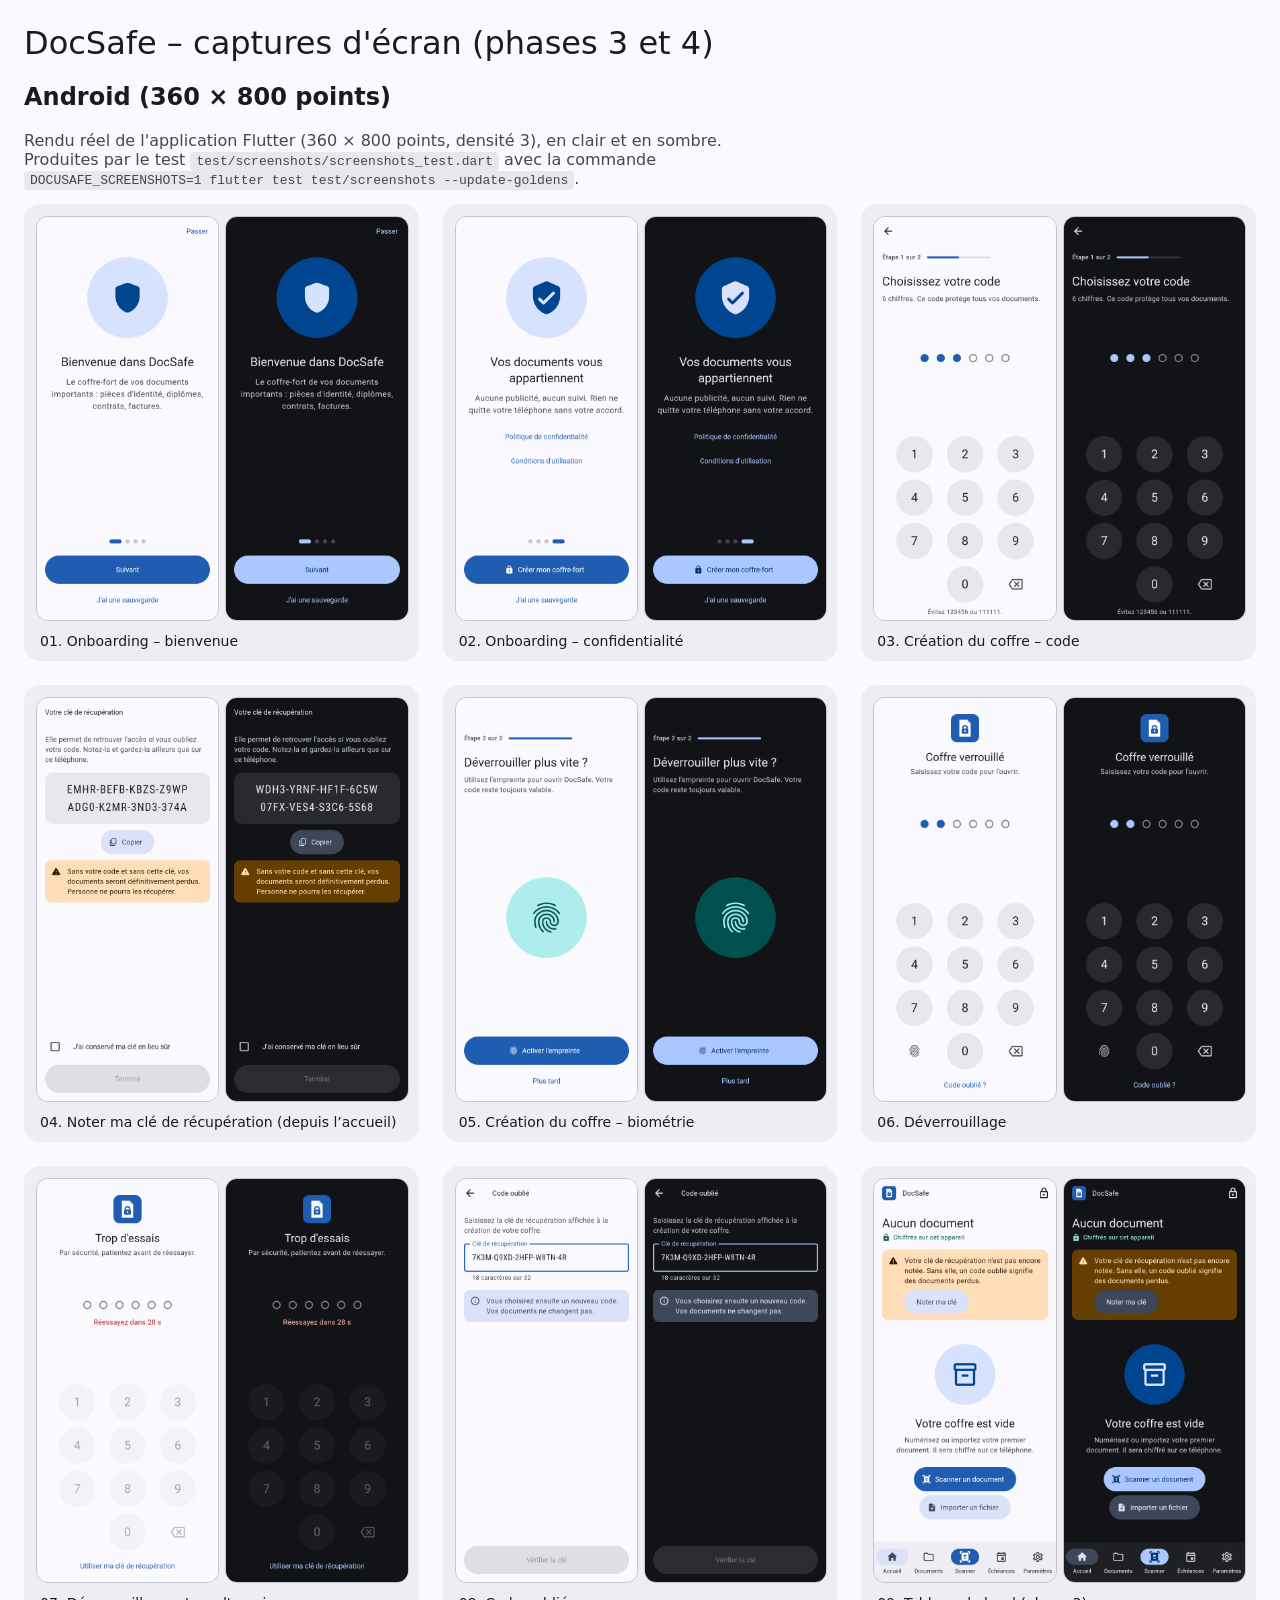
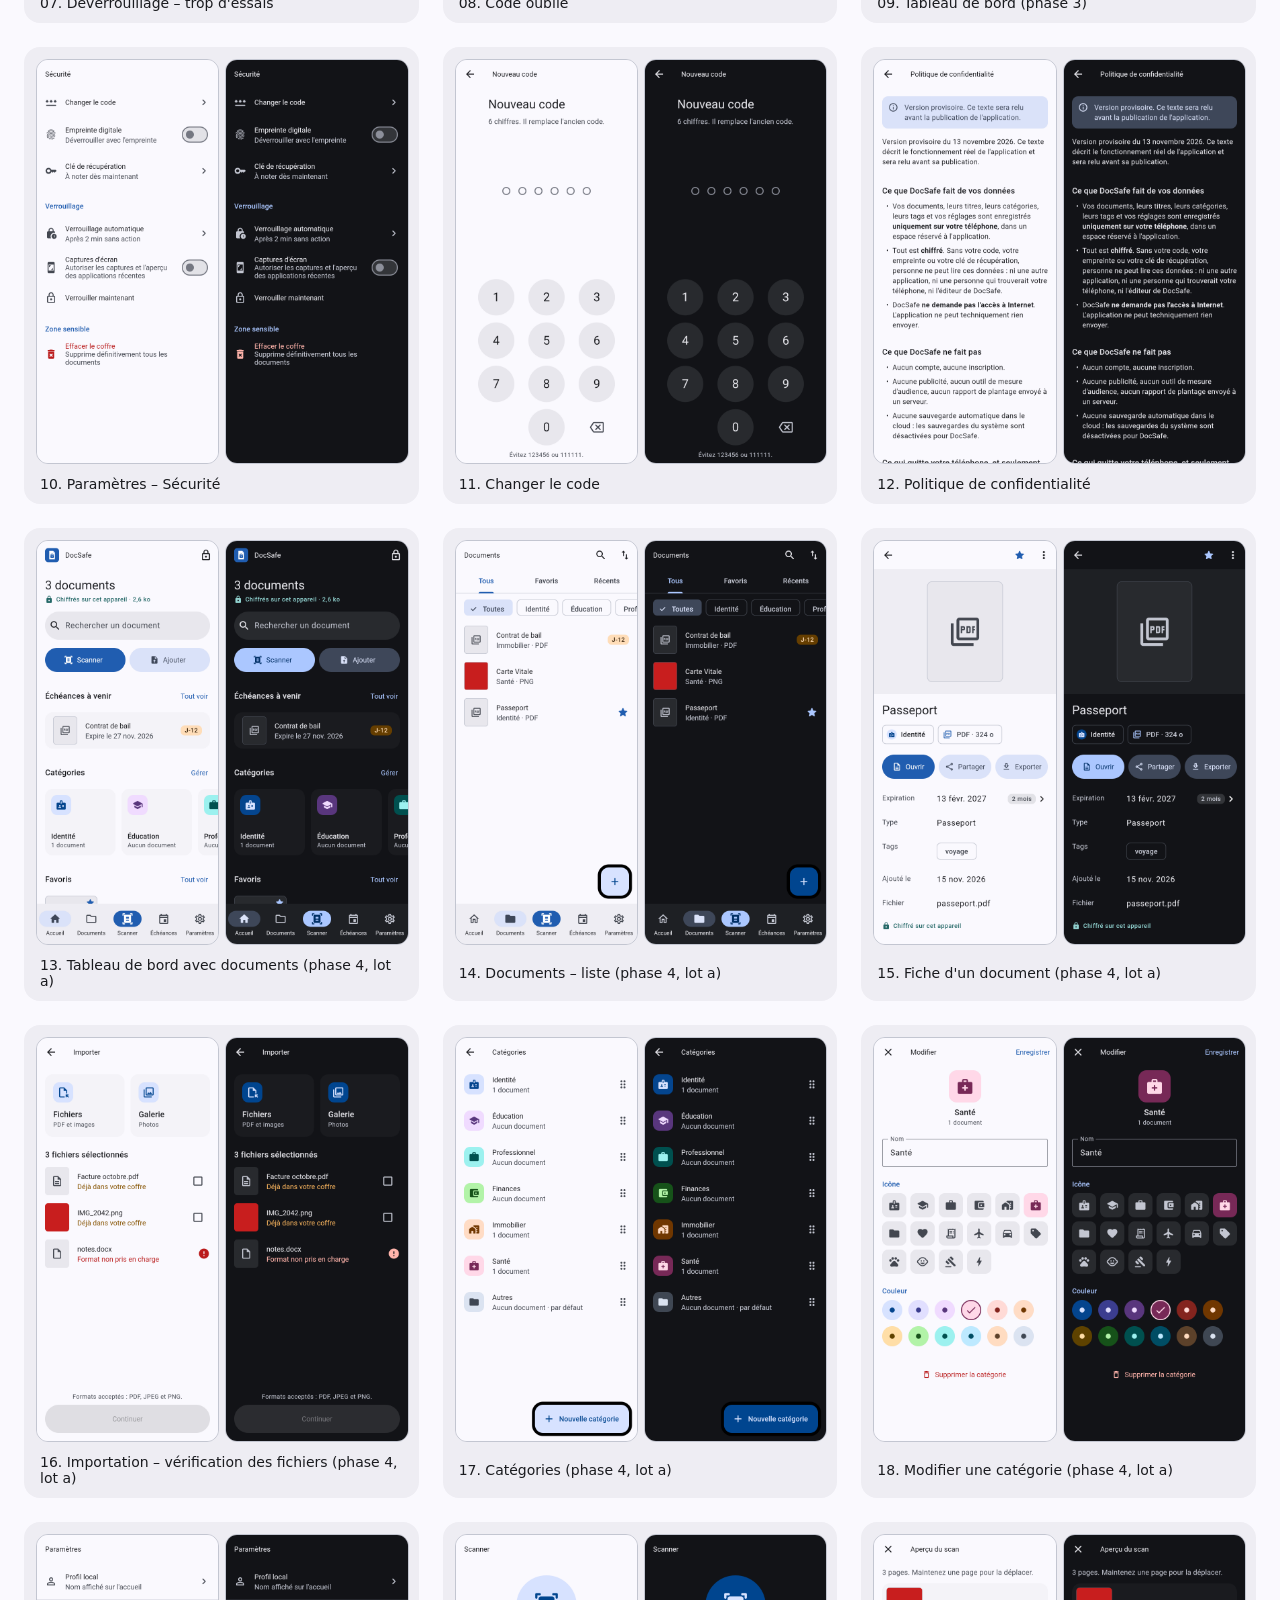
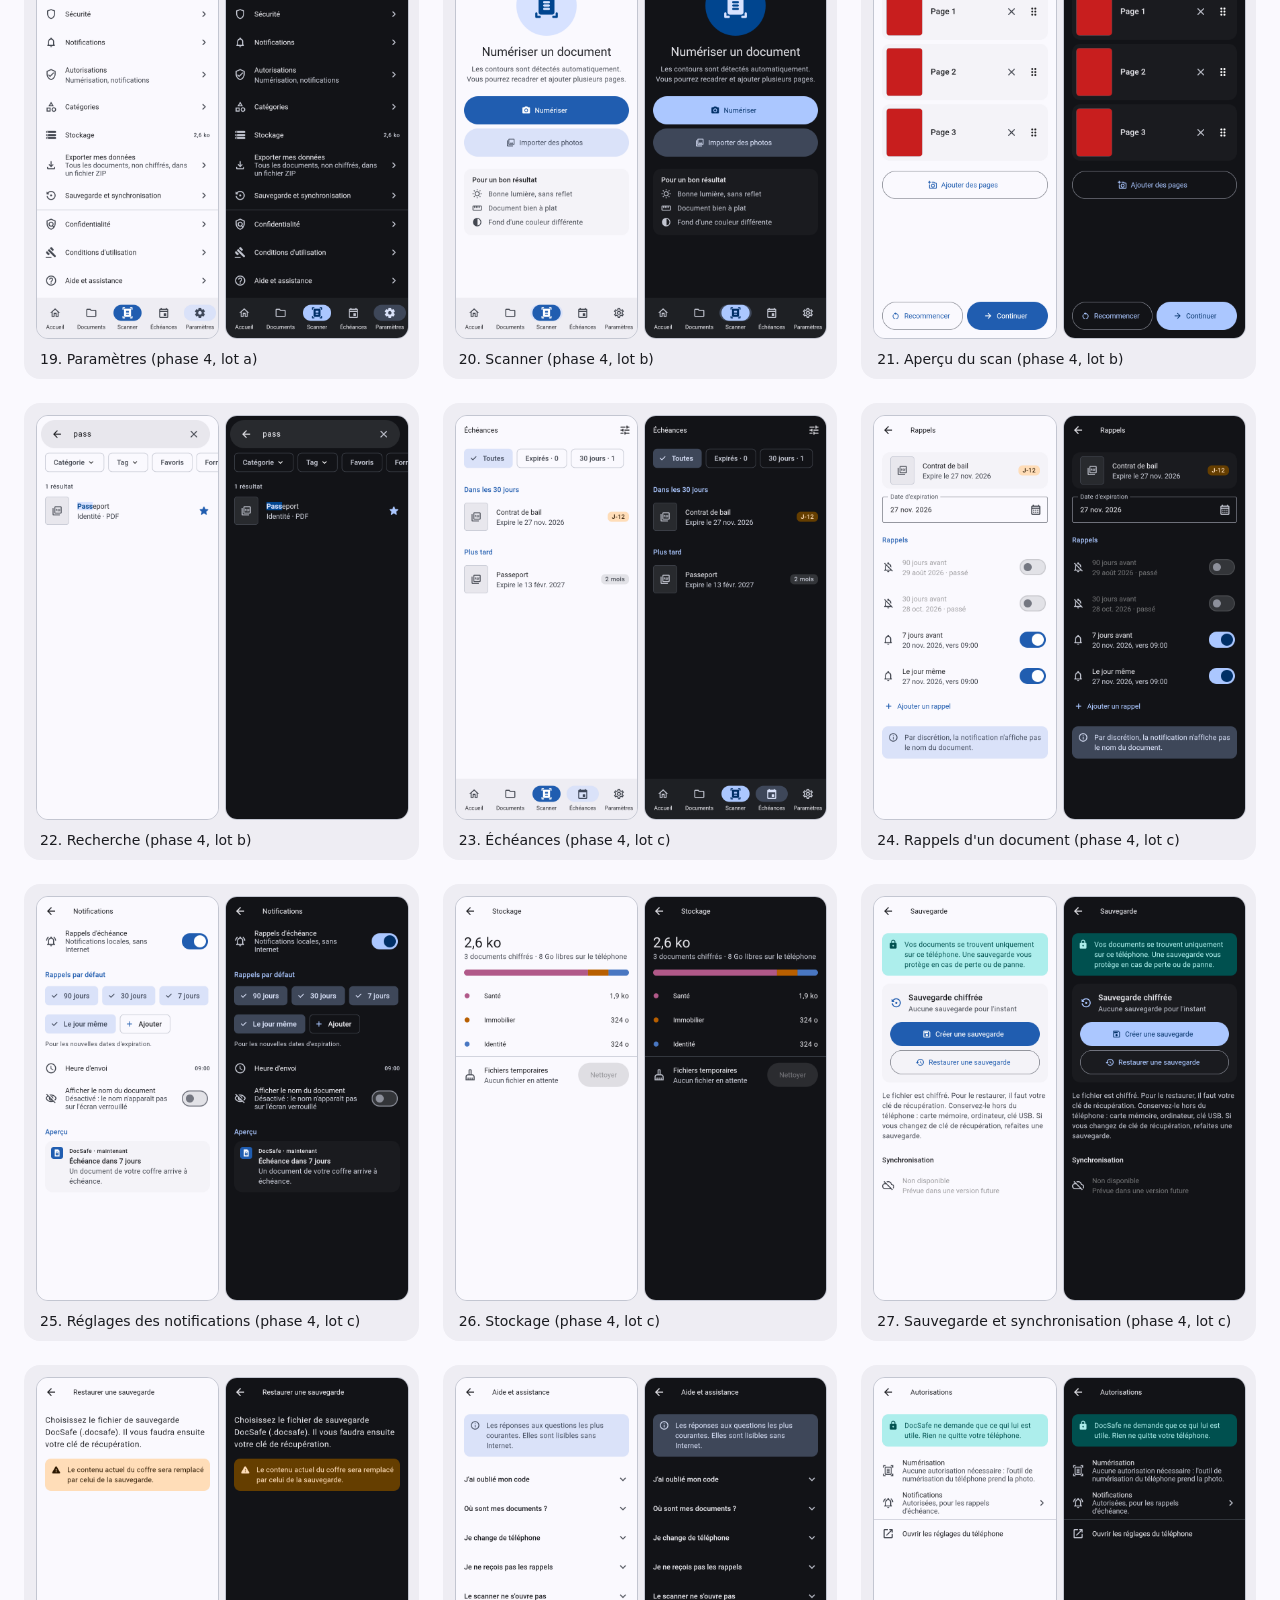
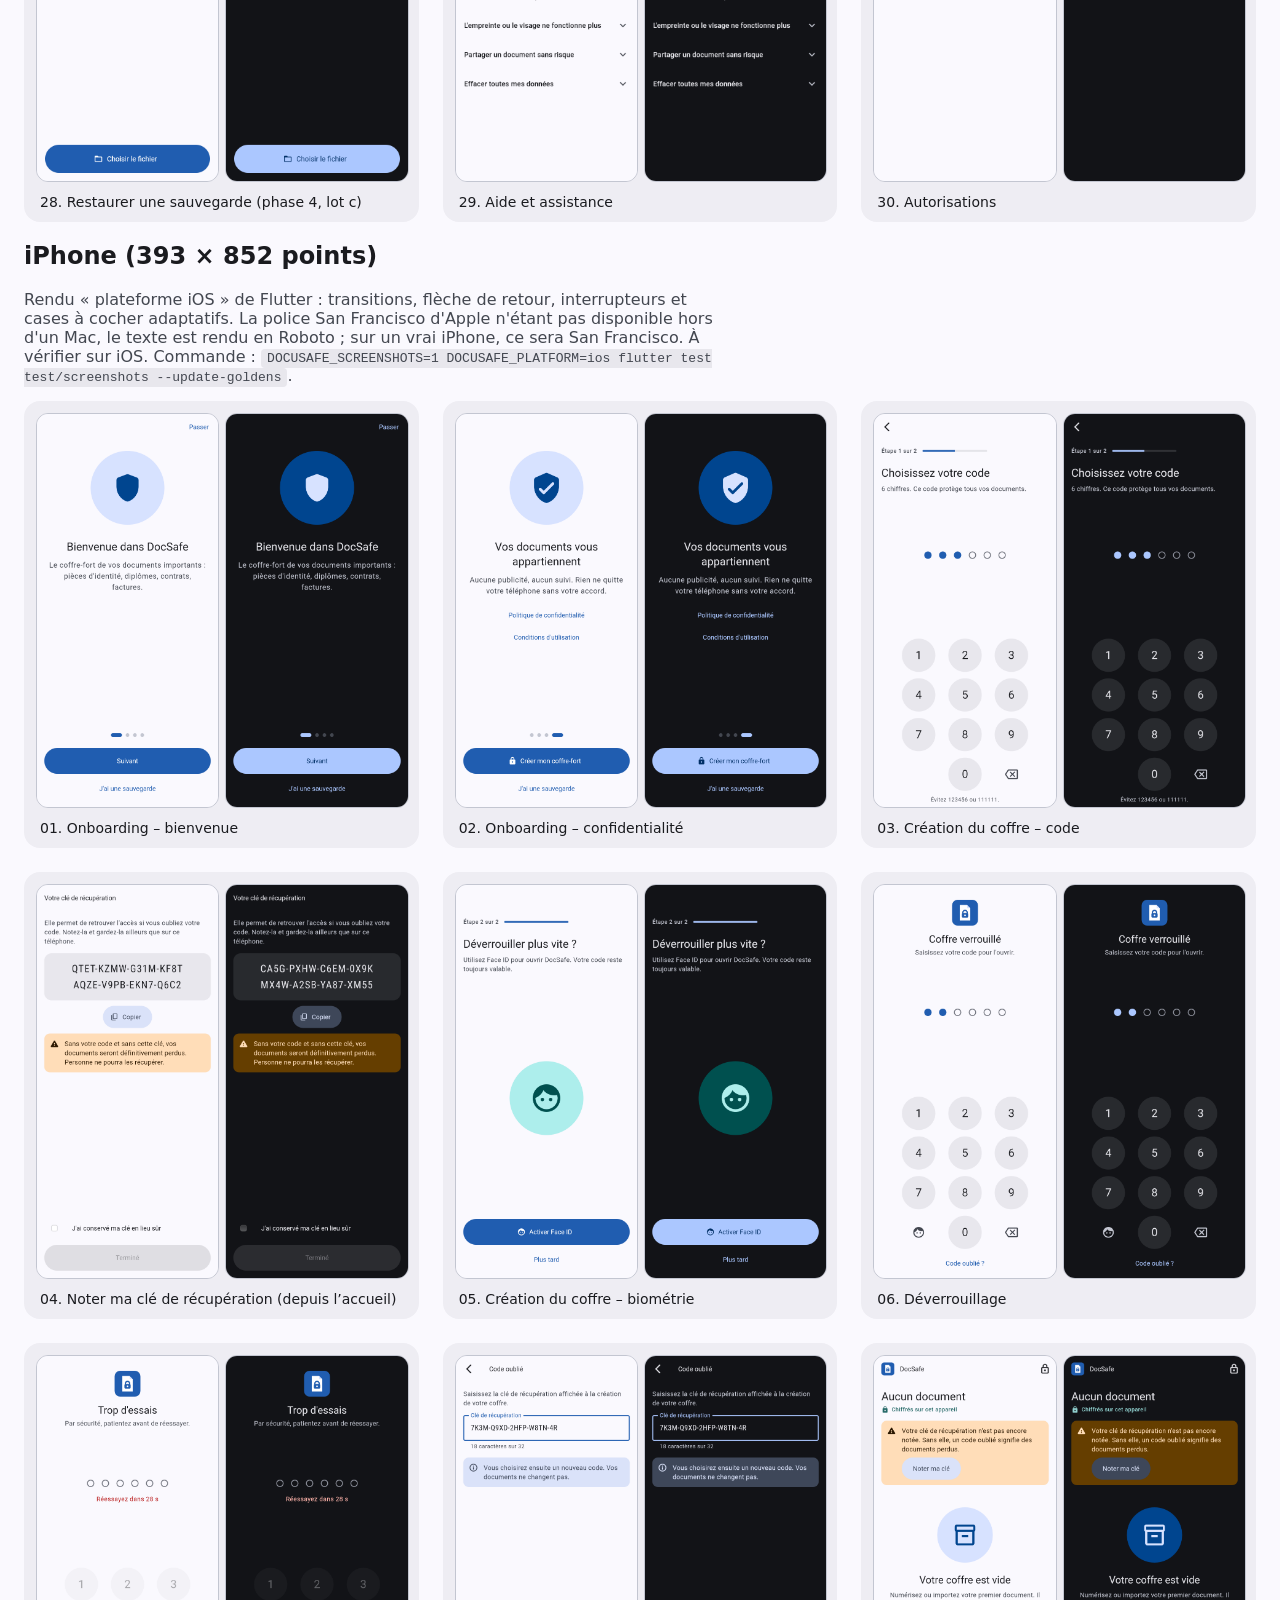
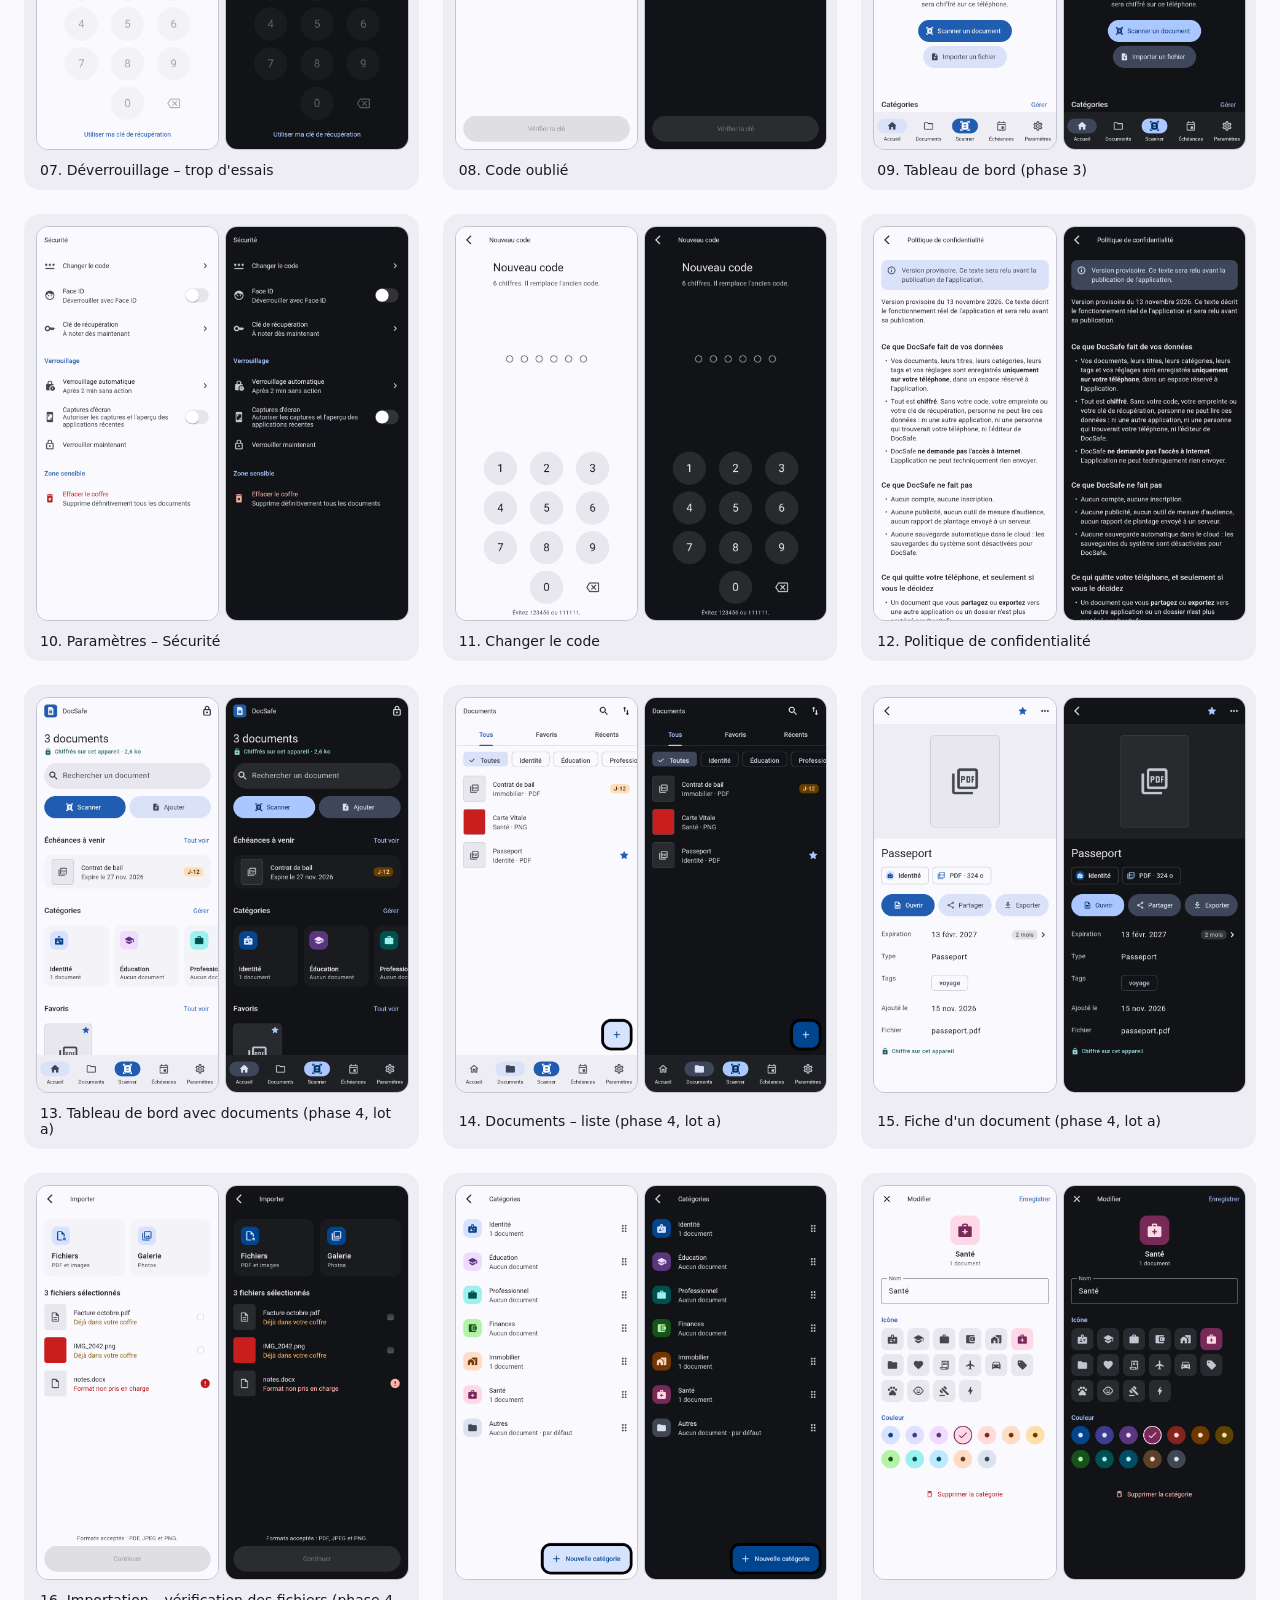
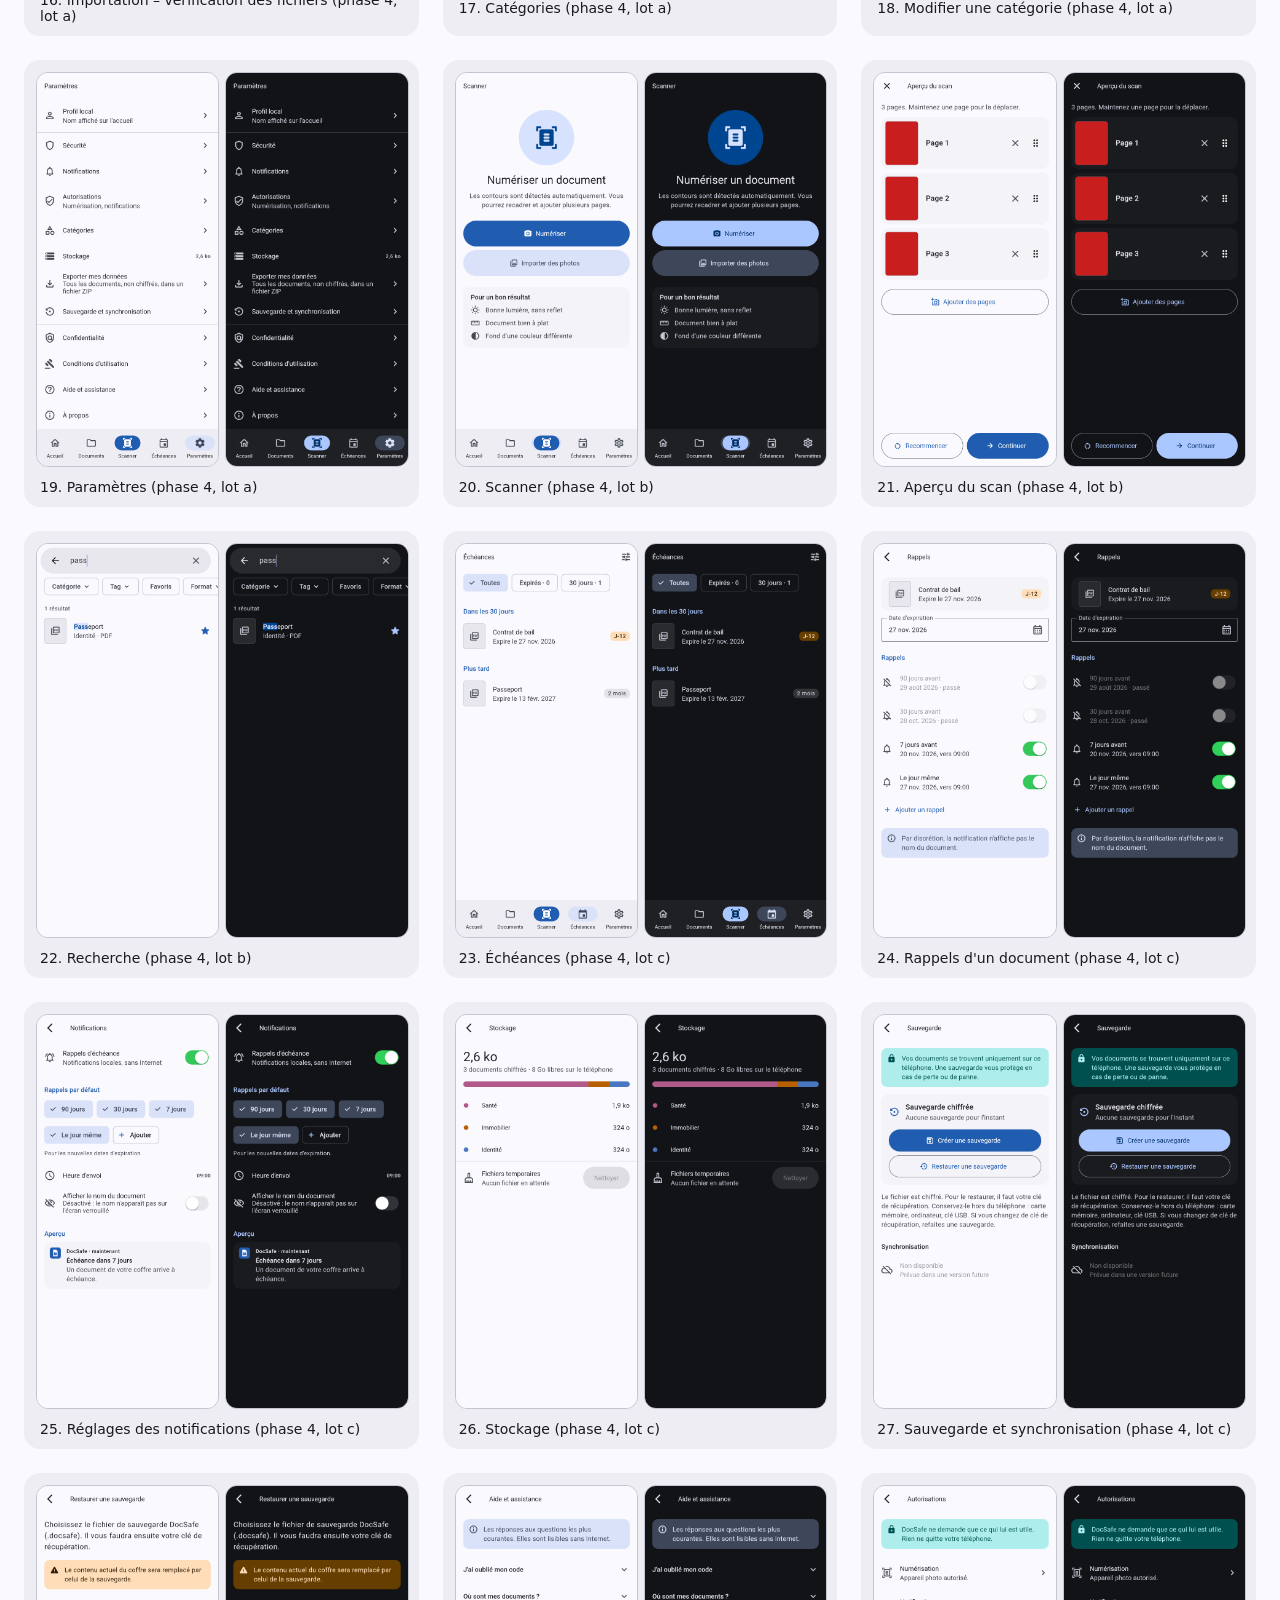
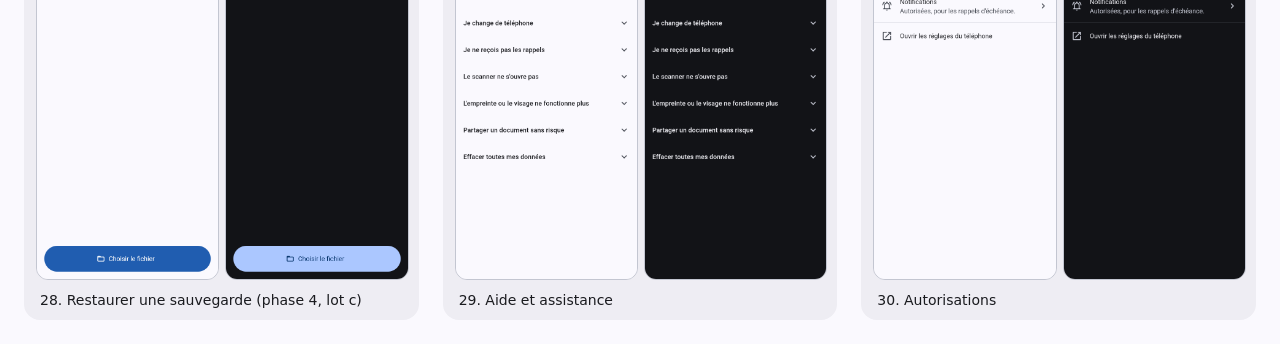
<file: docs/captures/index.html>
<!doctype html>
<html lang="fr">
<head>
<meta charset="utf-8">
<meta name="viewport" content="width=device-width, initial-scale=1">
<title>DocSafe – captures d'écran</title>
<style>
  body { font-family: system-ui, sans-serif; margin: 24px; background: #FAF9FE; color: #1A1B1F; }
  h1 { font-weight: 500; }
  p { max-width: 70ch; color: #434750; }
  .grid { display: grid; grid-template-columns: repeat(auto-fill, minmax(380px, 1fr)); gap: 24px; }
  figure { margin: 0; background: #EEEDF3; border-radius: 16px; padding: 12px; display: grid; grid-template-columns: 1fr 1fr; gap: 8px; }
  img { width: 100%; border-radius: 12px; border: 1px solid #C3C6D1; }
  figcaption { grid-column: 1 / -1; font-size: 14px; padding: 4px 4px 0; }
  code { background: #E8E7ED; padding: 2px 6px; border-radius: 4px; }
</style>
</head>
<body>
<h1>DocSafe – captures d'écran (phases 3 et 4)</h1>
<h2>Android (360 × 800 points)</h2>
<p>Rendu réel de l'application Flutter (360 × 800 points, densité 3), en clair et en sombre. Produites par le test <code>test/screenshots/screenshots_test.dart</code> avec la commande <code>DOCUSAFE_SCREENSHOTS=1 flutter test test/screenshots --update-goldens</code>.</p>
<div class="grid">
    <figure><img src="01-onboarding-1.png" alt="Onboarding – bienvenue (clair)" loading="lazy"><img src="01-onboarding-1-sombre.png" alt="Onboarding – bienvenue (sombre)" loading="lazy"><figcaption>01. Onboarding – bienvenue</figcaption></figure>
    <figure><img src="02-onboarding-4.png" alt="Onboarding – confidentialité (clair)" loading="lazy"><img src="02-onboarding-4-sombre.png" alt="Onboarding – confidentialité (sombre)" loading="lazy"><figcaption>02. Onboarding – confidentialité</figcaption></figure>
    <figure><img src="03-creation-code.png" alt="Création du coffre – code (clair)" loading="lazy"><img src="03-creation-code-sombre.png" alt="Création du coffre – code (sombre)" loading="lazy"><figcaption>03. Création du coffre – code</figcaption></figure>
    <figure><img src="04-cle-de-recuperation.png" alt="Création du coffre – clé de récupération (clair)" loading="lazy"><img src="04-cle-de-recuperation-sombre.png" alt="Création du coffre – clé de récupération (sombre)" loading="lazy"><figcaption>04. Noter ma clé de récupération (depuis l’accueil)</figcaption></figure>
    <figure><img src="05-biometrie.png" alt="Création du coffre – biométrie (clair)" loading="lazy"><img src="05-biometrie-sombre.png" alt="Création du coffre – biométrie (sombre)" loading="lazy"><figcaption>05. Création du coffre – biométrie</figcaption></figure>
    <figure><img src="06-deverrouillage.png" alt="Déverrouillage (clair)" loading="lazy"><img src="06-deverrouillage-sombre.png" alt="Déverrouillage (sombre)" loading="lazy"><figcaption>06. Déverrouillage</figcaption></figure>
    <figure><img src="07-trop-d-essais.png" alt="Déverrouillage – trop d'essais (clair)" loading="lazy"><img src="07-trop-d-essais-sombre.png" alt="Déverrouillage – trop d'essais (sombre)" loading="lazy"><figcaption>07. Déverrouillage – trop d'essais</figcaption></figure>
    <figure><img src="08-code-oublie.png" alt="Code oublié (clair)" loading="lazy"><img src="08-code-oublie-sombre.png" alt="Code oublié (sombre)" loading="lazy"><figcaption>08. Code oublié</figcaption></figure>
    <figure><img src="09-accueil.png" alt="Tableau de bord (phase 3) (clair)" loading="lazy"><img src="09-accueil-sombre.png" alt="Tableau de bord (phase 3) (sombre)" loading="lazy"><figcaption>09. Tableau de bord (phase 3)</figcaption></figure>
    <figure><img src="10-securite.png" alt="Paramètres – Sécurité (clair)" loading="lazy"><img src="10-securite-sombre.png" alt="Paramètres – Sécurité (sombre)" loading="lazy"><figcaption>10. Paramètres – Sécurité</figcaption></figure>
    <figure><img src="11-changer-le-code.png" alt="Changer le code (clair)" loading="lazy"><img src="11-changer-le-code-sombre.png" alt="Changer le code (sombre)" loading="lazy"><figcaption>11. Changer le code</figcaption></figure>
    <figure><img src="12-confidentialite.png" alt="Politique de confidentialité (clair)" loading="lazy"><img src="12-confidentialite-sombre.png" alt="Politique de confidentialité (sombre)" loading="lazy"><figcaption>12. Politique de confidentialité</figcaption></figure>
    <figure><img src="13-accueil-rempli.png" alt="Tableau de bord avec documents (clair)" loading="lazy"><img src="13-accueil-rempli-sombre.png" alt="Tableau de bord avec documents (sombre)" loading="lazy"><figcaption>13. Tableau de bord avec documents (phase 4, lot a)</figcaption></figure>
    <figure><img src="14-documents.png" alt="Documents – liste (clair)" loading="lazy"><img src="14-documents-sombre.png" alt="Documents – liste (sombre)" loading="lazy"><figcaption>14. Documents – liste (phase 4, lot a)</figcaption></figure>
    <figure><img src="15-fiche.png" alt="Fiche d'un document (clair)" loading="lazy"><img src="15-fiche-sombre.png" alt="Fiche d'un document (sombre)" loading="lazy"><figcaption>15. Fiche d'un document (phase 4, lot a)</figcaption></figure>
    <figure><img src="16-importation.png" alt="Importation – vérification des fichiers (clair)" loading="lazy"><img src="16-importation-sombre.png" alt="Importation – vérification des fichiers (sombre)" loading="lazy"><figcaption>16. Importation – vérification des fichiers (phase 4, lot a)</figcaption></figure>
    <figure><img src="17-categories.png" alt="Catégories (clair)" loading="lazy"><img src="17-categories-sombre.png" alt="Catégories (sombre)" loading="lazy"><figcaption>17. Catégories (phase 4, lot a)</figcaption></figure>
    <figure><img src="18-categorie-modifier.png" alt="Modifier une catégorie (clair)" loading="lazy"><img src="18-categorie-modifier-sombre.png" alt="Modifier une catégorie (sombre)" loading="lazy"><figcaption>18. Modifier une catégorie (phase 4, lot a)</figcaption></figure>
    <figure><img src="19-parametres.png" alt="Paramètres (clair)" loading="lazy"><img src="19-parametres-sombre.png" alt="Paramètres (sombre)" loading="lazy"><figcaption>19. Paramètres (phase 4, lot a)</figcaption></figure>
    <figure><img src="20-scanner.png" alt="Scanner (clair)" loading="lazy"><img src="20-scanner-sombre.png" alt="Scanner (sombre)" loading="lazy"><figcaption>20. Scanner (phase 4, lot b)</figcaption></figure>
    <figure><img src="21-apercu-scan.png" alt="Aperçu du scan (clair)" loading="lazy"><img src="21-apercu-scan-sombre.png" alt="Aperçu du scan (sombre)" loading="lazy"><figcaption>21. Aperçu du scan (phase 4, lot b)</figcaption></figure>
    <figure><img src="22-recherche.png" alt="Recherche (clair)" loading="lazy"><img src="22-recherche-sombre.png" alt="Recherche (sombre)" loading="lazy"><figcaption>22. Recherche (phase 4, lot b)</figcaption></figure>
    <figure><img src="23-echeances.png" alt="Échéances (clair)" loading="lazy"><img src="23-echeances-sombre.png" alt="Échéances (sombre)" loading="lazy"><figcaption>23. Échéances (phase 4, lot c)</figcaption></figure>
    <figure><img src="24-rappels.png" alt="Rappels d'un document (clair)" loading="lazy"><img src="24-rappels-sombre.png" alt="Rappels d'un document (sombre)" loading="lazy"><figcaption>24. Rappels d'un document (phase 4, lot c)</figcaption></figure>
    <figure><img src="25-notifications.png" alt="Réglages des notifications (clair)" loading="lazy"><img src="25-notifications-sombre.png" alt="Réglages des notifications (sombre)" loading="lazy"><figcaption>25. Réglages des notifications (phase 4, lot c)</figcaption></figure>
    <figure><img src="26-stockage.png" alt="Stockage (clair)" loading="lazy"><img src="26-stockage-sombre.png" alt="Stockage (sombre)" loading="lazy"><figcaption>26. Stockage (phase 4, lot c)</figcaption></figure>
    <figure><img src="27-sauvegarde.png" alt="Sauvegarde et synchronisation (clair)" loading="lazy"><img src="27-sauvegarde-sombre.png" alt="Sauvegarde et synchronisation (sombre)" loading="lazy"><figcaption>27. Sauvegarde et synchronisation (phase 4, lot c)</figcaption></figure>
    <figure><img src="28-restauration.png" alt="Restaurer une sauvegarde (clair)" loading="lazy"><img src="28-restauration-sombre.png" alt="Restaurer une sauvegarde (sombre)" loading="lazy"><figcaption>28. Restaurer une sauvegarde (phase 4, lot c)</figcaption></figure>
    <figure><img src="29-aide.png" alt="Aide et assistance (clair)" loading="lazy"><img src="29-aide-sombre.png" alt="Aide et assistance (sombre)" loading="lazy"><figcaption>29. Aide et assistance</figcaption></figure>
    <figure><img src="30-autorisations.png" alt="Autorisations (clair)" loading="lazy"><img src="30-autorisations-sombre.png" alt="Autorisations (sombre)" loading="lazy"><figcaption>30. Autorisations</figcaption></figure>
</div>
<h2>iPhone (393 × 852 points)</h2>
<p>Rendu « plateforme iOS » de Flutter : transitions, flèche de retour, interrupteurs et cases à cocher adaptatifs. La police San Francisco d'Apple n'étant pas disponible hors d'un Mac, le texte est rendu en Roboto ; sur un vrai iPhone, ce sera San Francisco. À vérifier sur iOS. Commande : <code>DOCUSAFE_SCREENSHOTS=1 DOCUSAFE_PLATFORM=ios flutter test test/screenshots --update-goldens</code>.</p>
<div class="grid">
    <figure><img src="ios/01-onboarding-1.png" alt="Onboarding – bienvenue (iOS, clair)" loading="lazy"><img src="ios/01-onboarding-1-sombre.png" alt="Onboarding – bienvenue (iOS, sombre)" loading="lazy"><figcaption>01. Onboarding – bienvenue</figcaption></figure>
    <figure><img src="ios/02-onboarding-4.png" alt="Onboarding – confidentialité (iOS, clair)" loading="lazy"><img src="ios/02-onboarding-4-sombre.png" alt="Onboarding – confidentialité (iOS, sombre)" loading="lazy"><figcaption>02. Onboarding – confidentialité</figcaption></figure>
    <figure><img src="ios/03-creation-code.png" alt="Création du coffre – code (iOS, clair)" loading="lazy"><img src="ios/03-creation-code-sombre.png" alt="Création du coffre – code (iOS, sombre)" loading="lazy"><figcaption>03. Création du coffre – code</figcaption></figure>
    <figure><img src="ios/04-cle-de-recuperation.png" alt="Création du coffre – clé de récupération (iOS, clair)" loading="lazy"><img src="ios/04-cle-de-recuperation-sombre.png" alt="Création du coffre – clé de récupération (iOS, sombre)" loading="lazy"><figcaption>04. Noter ma clé de récupération (depuis l’accueil)</figcaption></figure>
    <figure><img src="ios/05-biometrie.png" alt="Création du coffre – biométrie (iOS, clair)" loading="lazy"><img src="ios/05-biometrie-sombre.png" alt="Création du coffre – biométrie (iOS, sombre)" loading="lazy"><figcaption>05. Création du coffre – biométrie</figcaption></figure>
    <figure><img src="ios/06-deverrouillage.png" alt="Déverrouillage (iOS, clair)" loading="lazy"><img src="ios/06-deverrouillage-sombre.png" alt="Déverrouillage (iOS, sombre)" loading="lazy"><figcaption>06. Déverrouillage</figcaption></figure>
    <figure><img src="ios/07-trop-d-essais.png" alt="Déverrouillage – trop d'essais (iOS, clair)" loading="lazy"><img src="ios/07-trop-d-essais-sombre.png" alt="Déverrouillage – trop d'essais (iOS, sombre)" loading="lazy"><figcaption>07. Déverrouillage – trop d'essais</figcaption></figure>
    <figure><img src="ios/08-code-oublie.png" alt="Code oublié (iOS, clair)" loading="lazy"><img src="ios/08-code-oublie-sombre.png" alt="Code oublié (iOS, sombre)" loading="lazy"><figcaption>08. Code oublié</figcaption></figure>
    <figure><img src="ios/09-accueil.png" alt="Tableau de bord (phase 3) (iOS, clair)" loading="lazy"><img src="ios/09-accueil-sombre.png" alt="Tableau de bord (phase 3) (iOS, sombre)" loading="lazy"><figcaption>09. Tableau de bord (phase 3)</figcaption></figure>
    <figure><img src="ios/10-securite.png" alt="Paramètres – Sécurité (iOS, clair)" loading="lazy"><img src="ios/10-securite-sombre.png" alt="Paramètres – Sécurité (iOS, sombre)" loading="lazy"><figcaption>10. Paramètres – Sécurité</figcaption></figure>
    <figure><img src="ios/11-changer-le-code.png" alt="Changer le code (iOS, clair)" loading="lazy"><img src="ios/11-changer-le-code-sombre.png" alt="Changer le code (iOS, sombre)" loading="lazy"><figcaption>11. Changer le code</figcaption></figure>
    <figure><img src="ios/12-confidentialite.png" alt="Politique de confidentialité (iOS, clair)" loading="lazy"><img src="ios/12-confidentialite-sombre.png" alt="Politique de confidentialité (iOS, sombre)" loading="lazy"><figcaption>12. Politique de confidentialité</figcaption></figure>
    <figure><img src="ios/13-accueil-rempli.png" alt="Tableau de bord avec documents (iOS, clair)" loading="lazy"><img src="ios/13-accueil-rempli-sombre.png" alt="Tableau de bord avec documents (iOS, sombre)" loading="lazy"><figcaption>13. Tableau de bord avec documents (phase 4, lot a)</figcaption></figure>
    <figure><img src="ios/14-documents.png" alt="Documents – liste (iOS, clair)" loading="lazy"><img src="ios/14-documents-sombre.png" alt="Documents – liste (iOS, sombre)" loading="lazy"><figcaption>14. Documents – liste (phase 4, lot a)</figcaption></figure>
    <figure><img src="ios/15-fiche.png" alt="Fiche d'un document (iOS, clair)" loading="lazy"><img src="ios/15-fiche-sombre.png" alt="Fiche d'un document (iOS, sombre)" loading="lazy"><figcaption>15. Fiche d'un document (phase 4, lot a)</figcaption></figure>
    <figure><img src="ios/16-importation.png" alt="Importation – vérification des fichiers (iOS, clair)" loading="lazy"><img src="ios/16-importation-sombre.png" alt="Importation – vérification des fichiers (iOS, sombre)" loading="lazy"><figcaption>16. Importation – vérification des fichiers (phase 4, lot a)</figcaption></figure>
    <figure><img src="ios/17-categories.png" alt="Catégories (iOS, clair)" loading="lazy"><img src="ios/17-categories-sombre.png" alt="Catégories (iOS, sombre)" loading="lazy"><figcaption>17. Catégories (phase 4, lot a)</figcaption></figure>
    <figure><img src="ios/18-categorie-modifier.png" alt="Modifier une catégorie (iOS, clair)" loading="lazy"><img src="ios/18-categorie-modifier-sombre.png" alt="Modifier une catégorie (iOS, sombre)" loading="lazy"><figcaption>18. Modifier une catégorie (phase 4, lot a)</figcaption></figure>
    <figure><img src="ios/19-parametres.png" alt="Paramètres (iOS, clair)" loading="lazy"><img src="ios/19-parametres-sombre.png" alt="Paramètres (iOS, sombre)" loading="lazy"><figcaption>19. Paramètres (phase 4, lot a)</figcaption></figure>
    <figure><img src="ios/20-scanner.png" alt="Scanner (iOS, clair)" loading="lazy"><img src="ios/20-scanner-sombre.png" alt="Scanner (iOS, sombre)" loading="lazy"><figcaption>20. Scanner (phase 4, lot b)</figcaption></figure>
    <figure><img src="ios/21-apercu-scan.png" alt="Aperçu du scan (iOS, clair)" loading="lazy"><img src="ios/21-apercu-scan-sombre.png" alt="Aperçu du scan (iOS, sombre)" loading="lazy"><figcaption>21. Aperçu du scan (phase 4, lot b)</figcaption></figure>
    <figure><img src="ios/22-recherche.png" alt="Recherche (iOS, clair)" loading="lazy"><img src="ios/22-recherche-sombre.png" alt="Recherche (iOS, sombre)" loading="lazy"><figcaption>22. Recherche (phase 4, lot b)</figcaption></figure>
    <figure><img src="ios/23-echeances.png" alt="Échéances (iOS, clair)" loading="lazy"><img src="ios/23-echeances-sombre.png" alt="Échéances (iOS, sombre)" loading="lazy"><figcaption>23. Échéances (phase 4, lot c)</figcaption></figure>
    <figure><img src="ios/24-rappels.png" alt="Rappels d'un document (iOS, clair)" loading="lazy"><img src="ios/24-rappels-sombre.png" alt="Rappels d'un document (iOS, sombre)" loading="lazy"><figcaption>24. Rappels d'un document (phase 4, lot c)</figcaption></figure>
    <figure><img src="ios/25-notifications.png" alt="Réglages des notifications (iOS, clair)" loading="lazy"><img src="ios/25-notifications-sombre.png" alt="Réglages des notifications (iOS, sombre)" loading="lazy"><figcaption>25. Réglages des notifications (phase 4, lot c)</figcaption></figure>
    <figure><img src="ios/26-stockage.png" alt="Stockage (iOS, clair)" loading="lazy"><img src="ios/26-stockage-sombre.png" alt="Stockage (iOS, sombre)" loading="lazy"><figcaption>26. Stockage (phase 4, lot c)</figcaption></figure>
    <figure><img src="ios/27-sauvegarde.png" alt="Sauvegarde et synchronisation (iOS, clair)" loading="lazy"><img src="ios/27-sauvegarde-sombre.png" alt="Sauvegarde et synchronisation (iOS, sombre)" loading="lazy"><figcaption>27. Sauvegarde et synchronisation (phase 4, lot c)</figcaption></figure>
    <figure><img src="ios/28-restauration.png" alt="Restaurer une sauvegarde (iOS, clair)" loading="lazy"><img src="ios/28-restauration-sombre.png" alt="Restaurer une sauvegarde (iOS, sombre)" loading="lazy"><figcaption>28. Restaurer une sauvegarde (phase 4, lot c)</figcaption></figure>
    <figure><img src="ios/29-aide.png" alt="Aide et assistance (iOS, clair)" loading="lazy"><img src="ios/29-aide-sombre.png" alt="Aide et assistance (iOS, sombre)" loading="lazy"><figcaption>29. Aide et assistance</figcaption></figure>
    <figure><img src="ios/30-autorisations.png" alt="Autorisations (iOS, clair)" loading="lazy"><img src="ios/30-autorisations-sombre.png" alt="Autorisations (iOS, sombre)" loading="lazy"><figcaption>30. Autorisations</figcaption></figure>
</div>
</body>
</html>
</file>
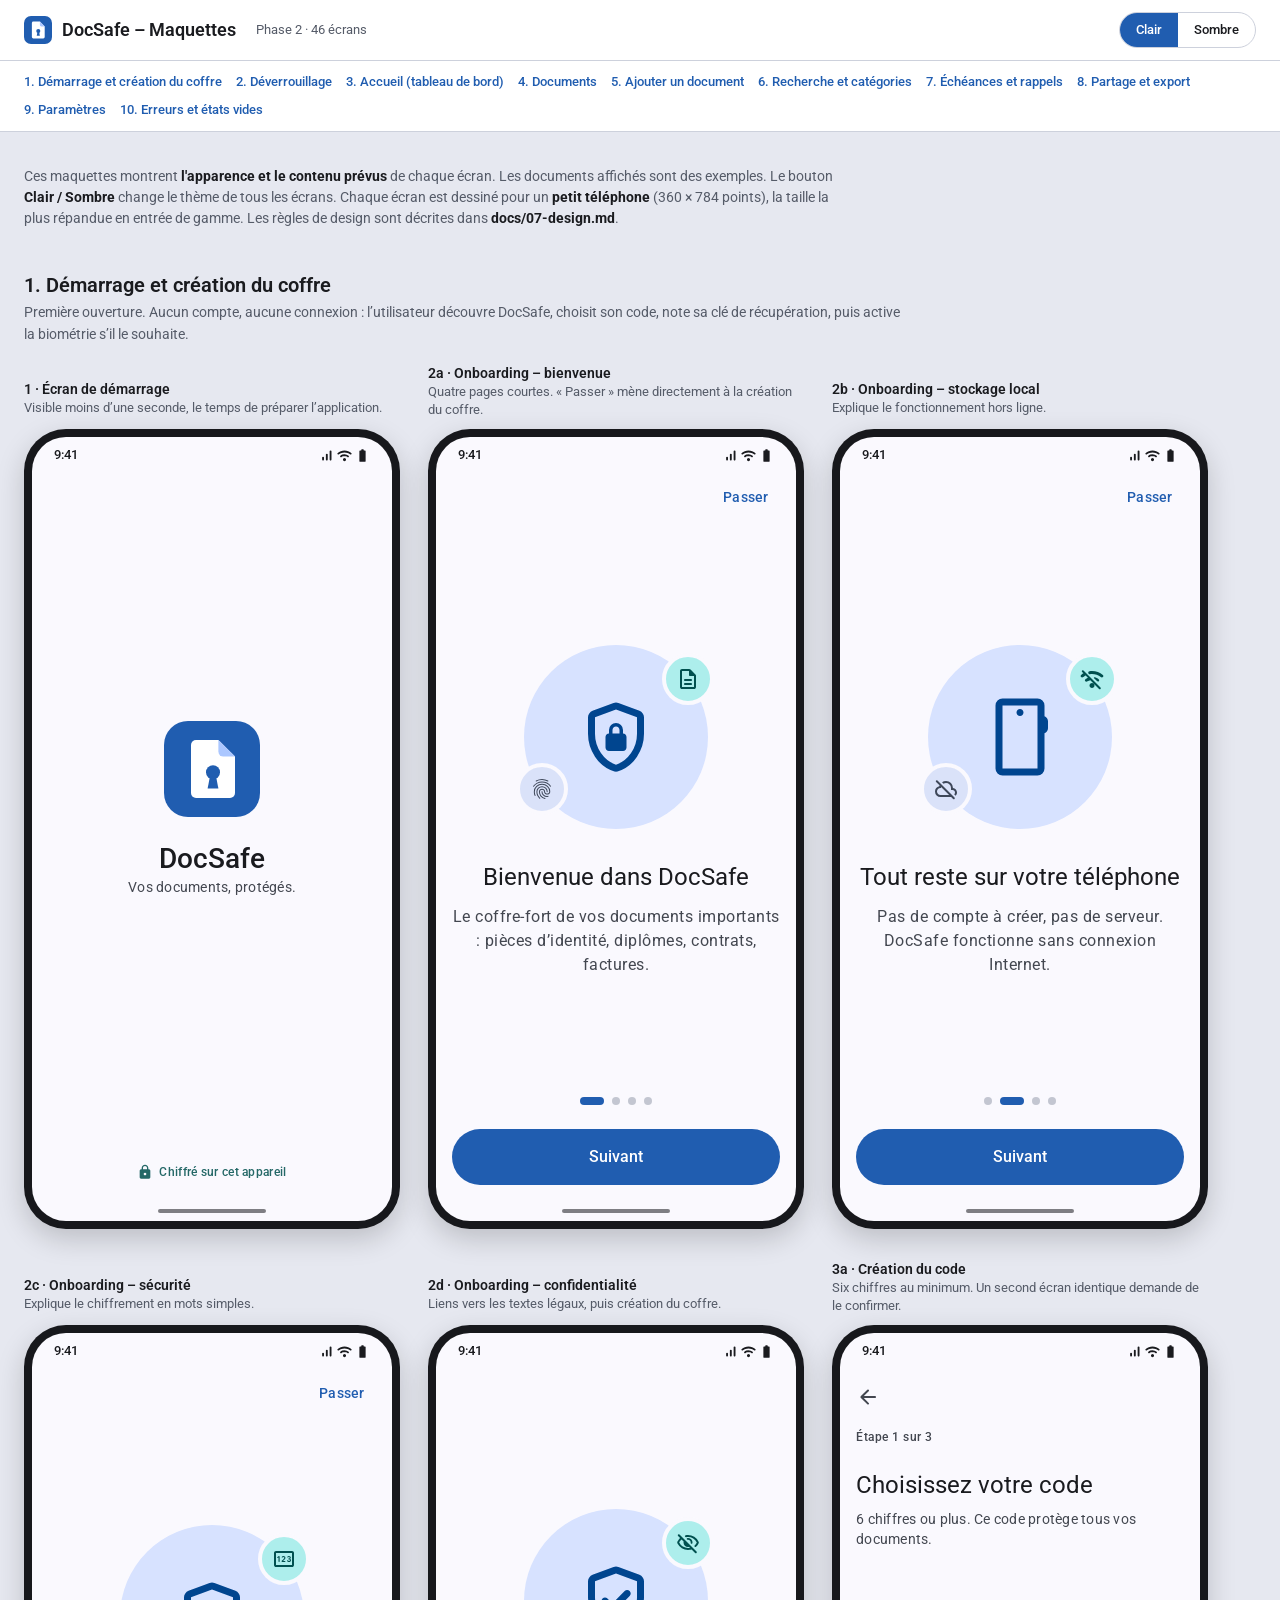
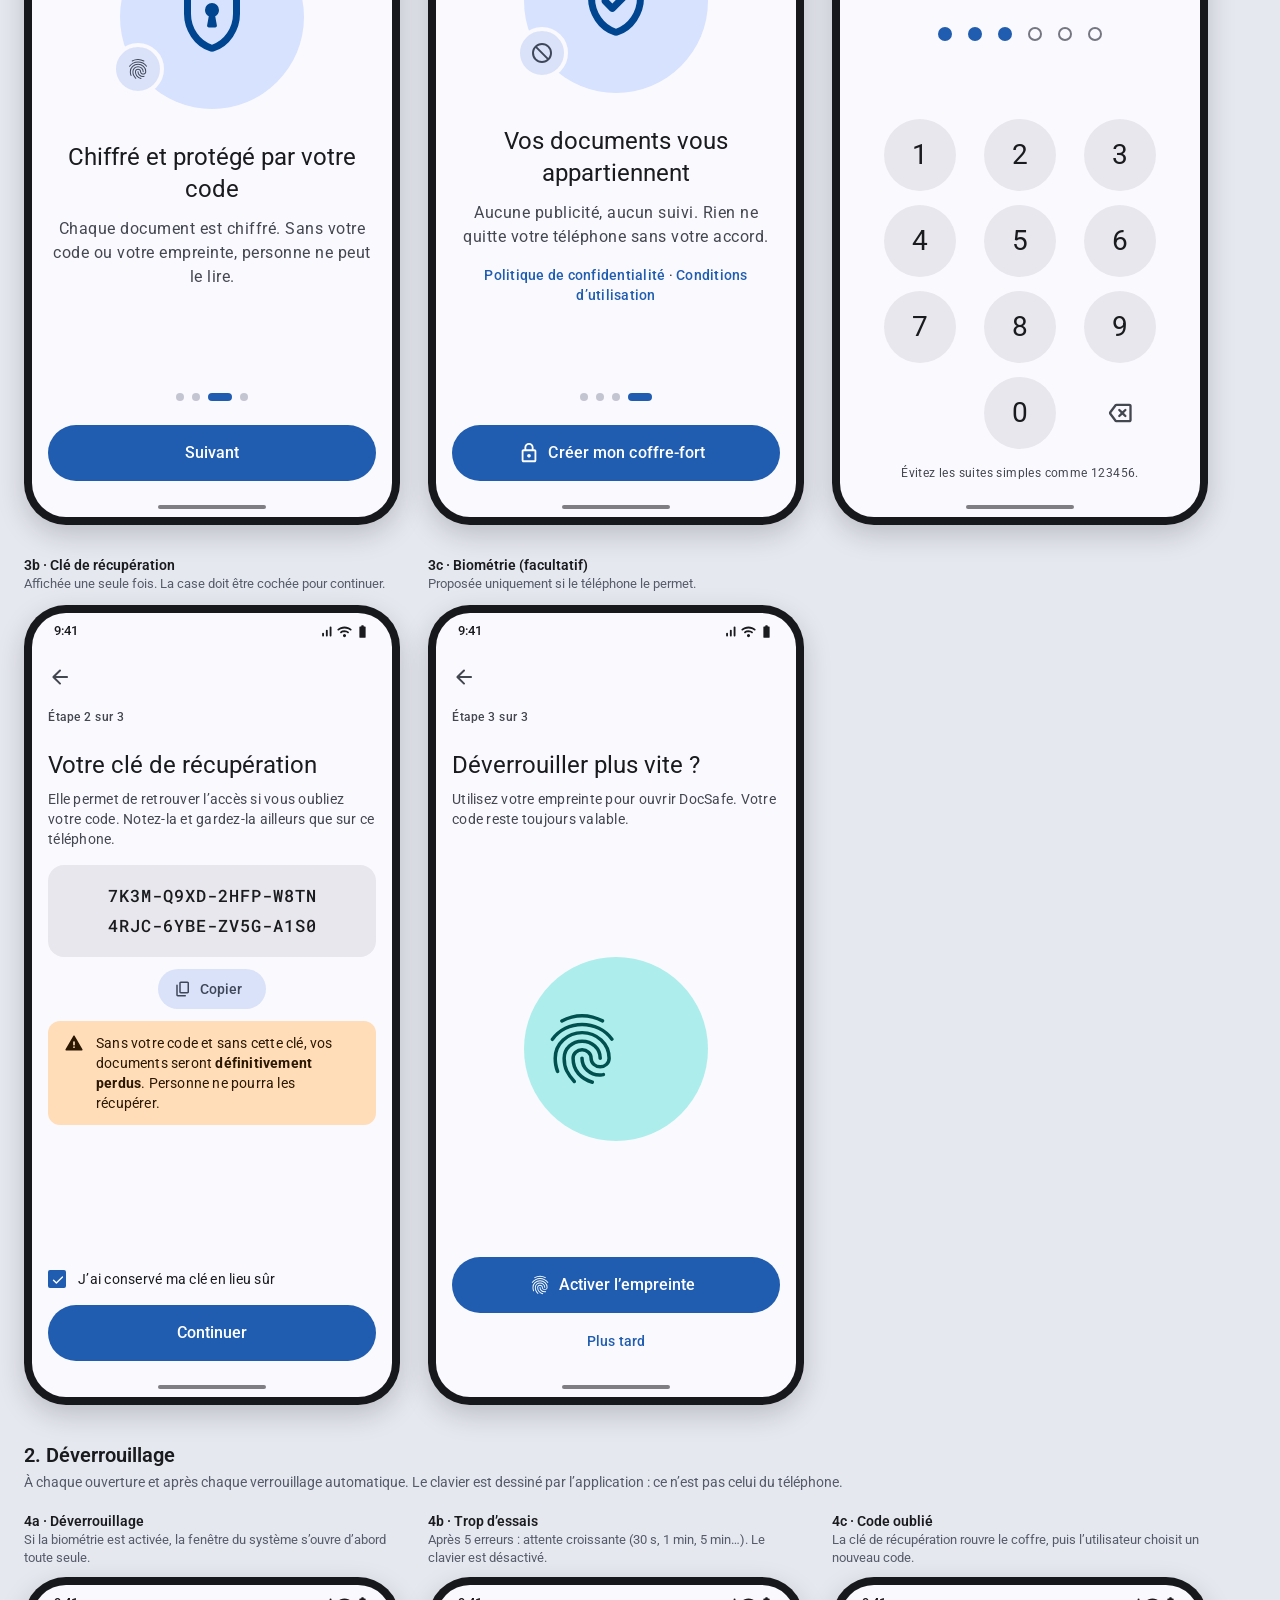
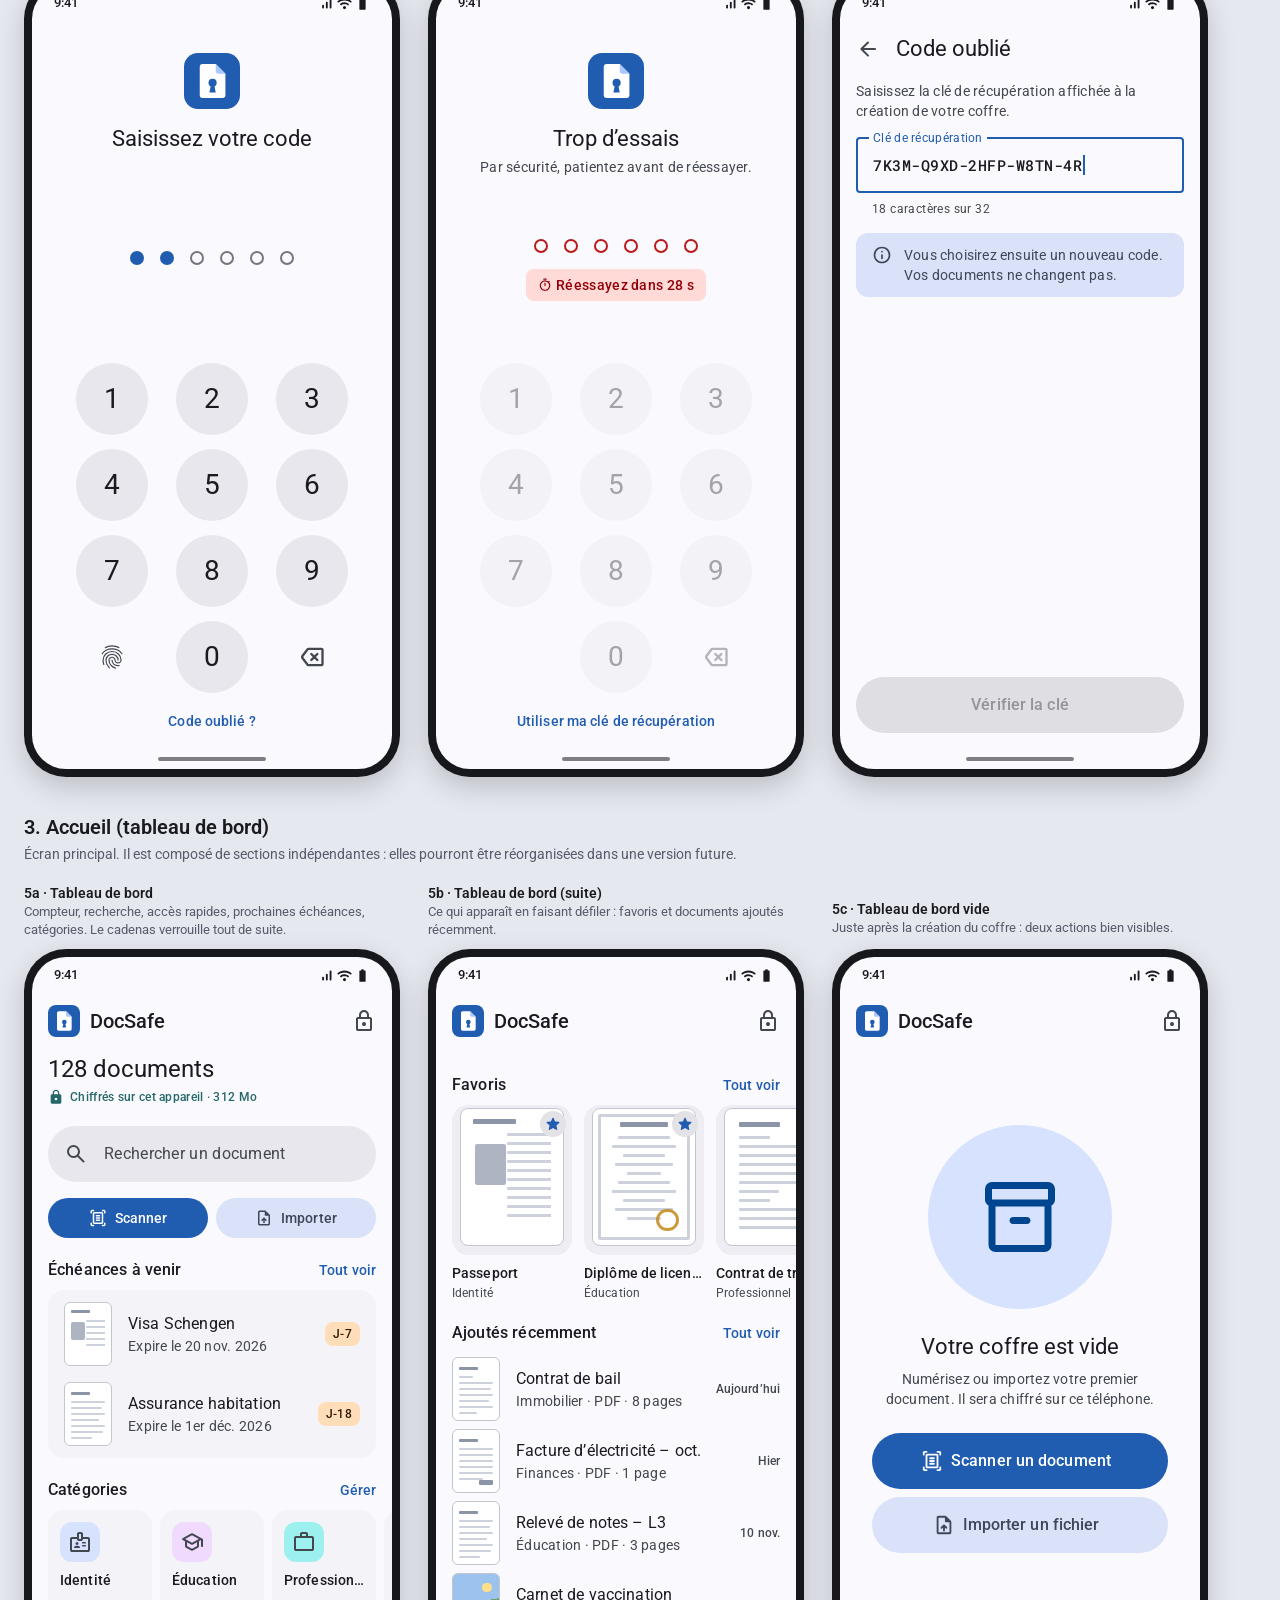
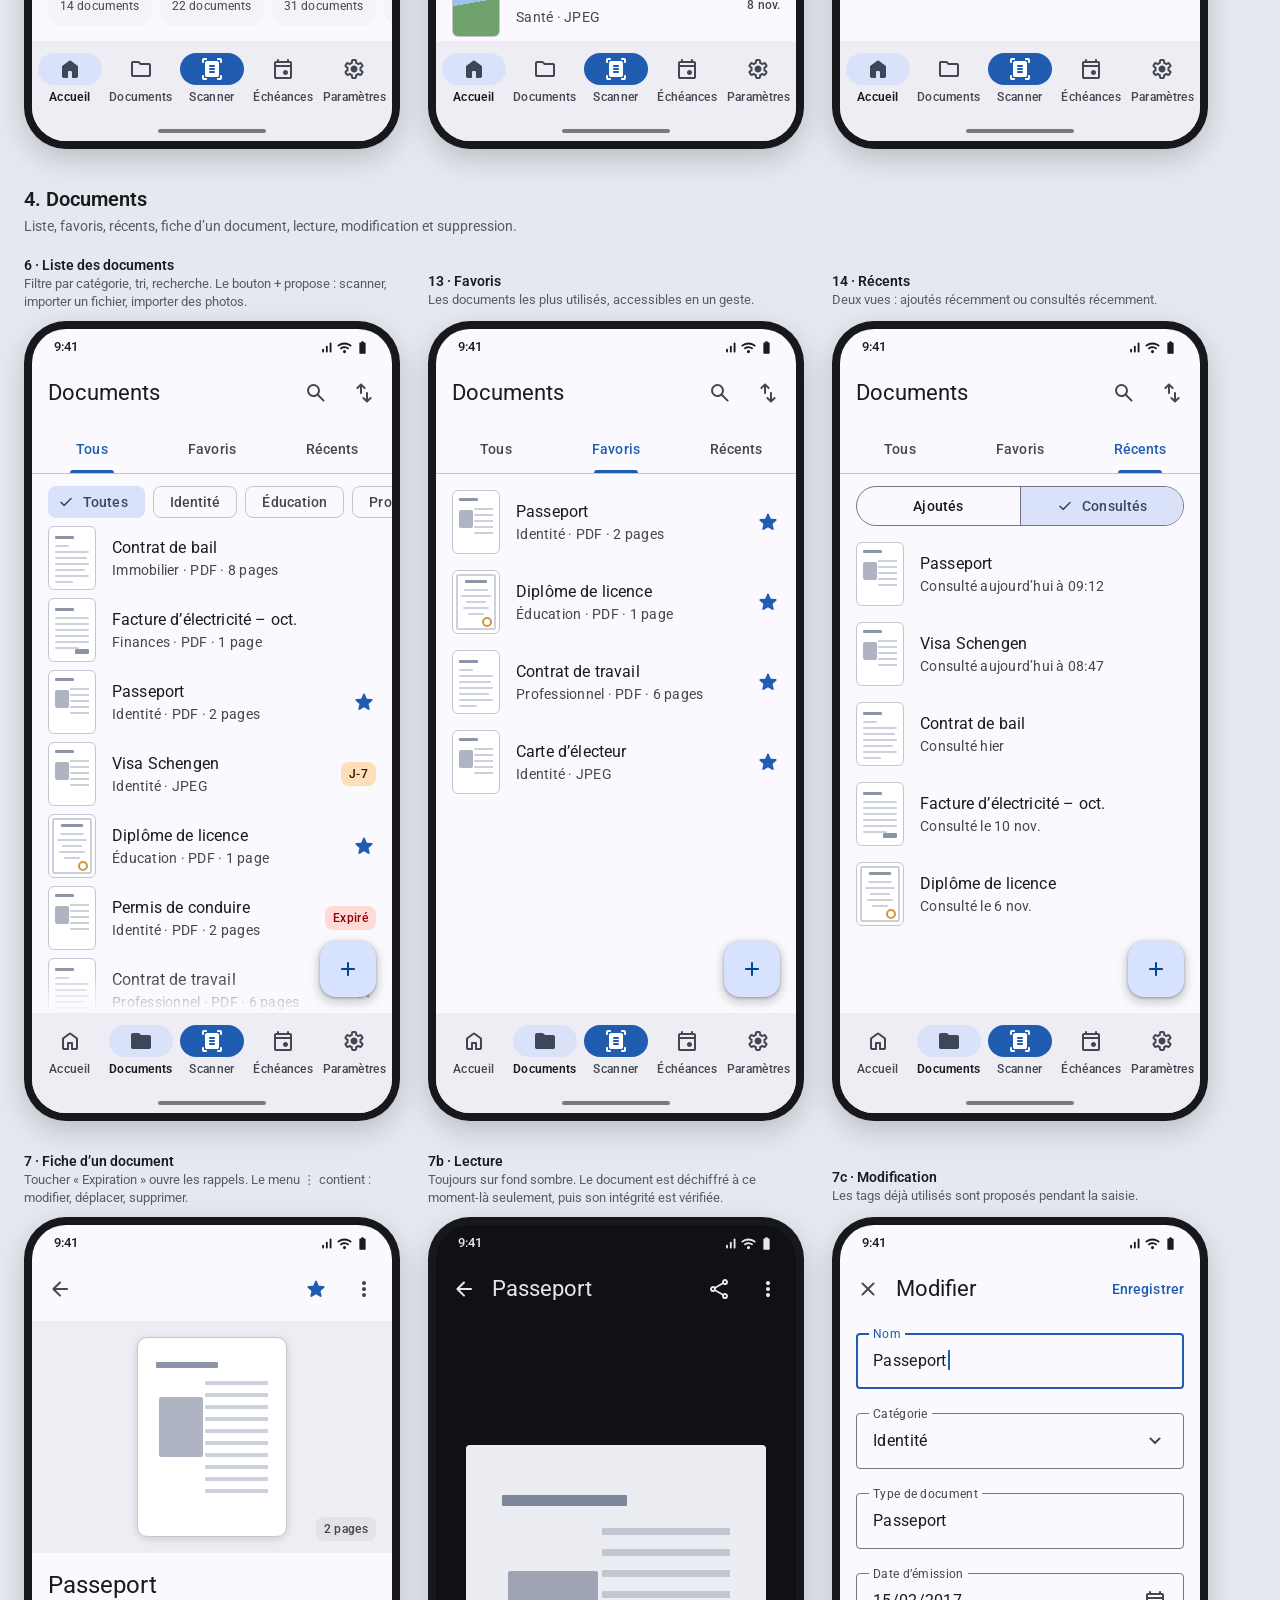
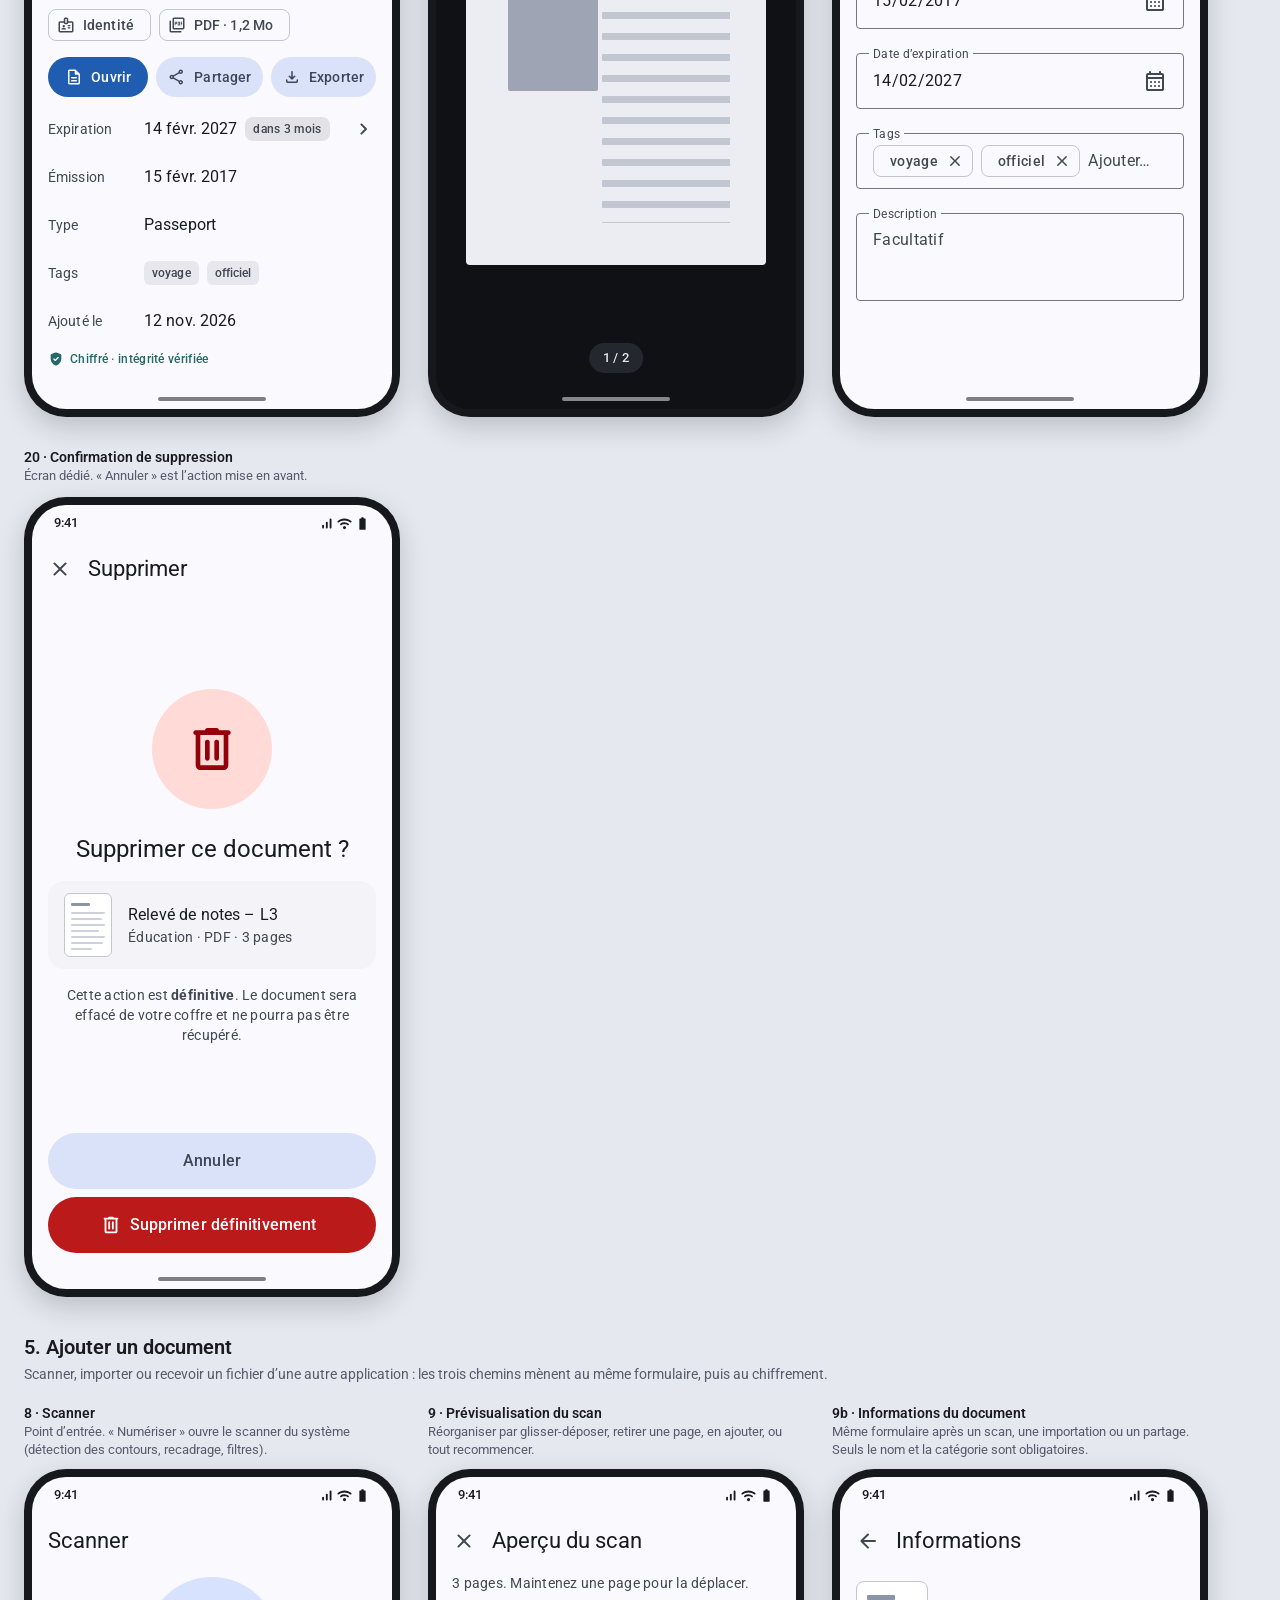
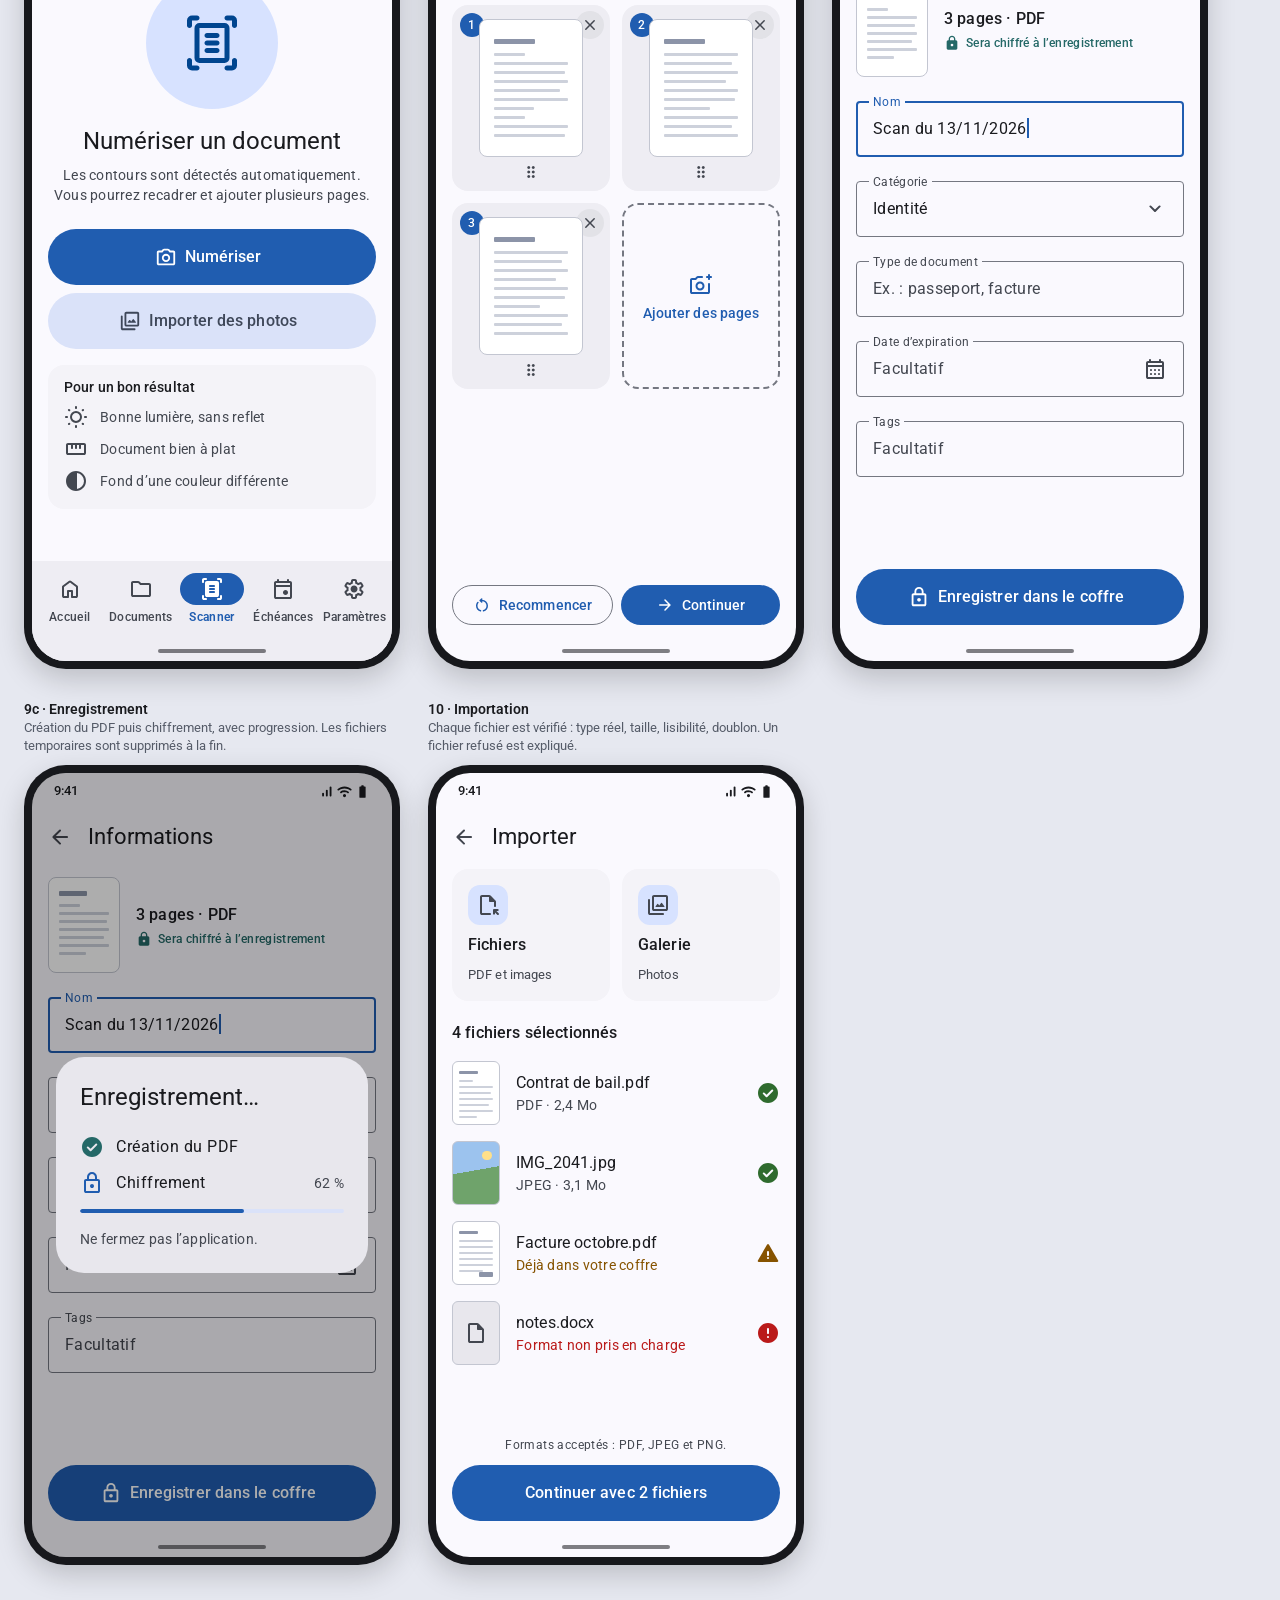
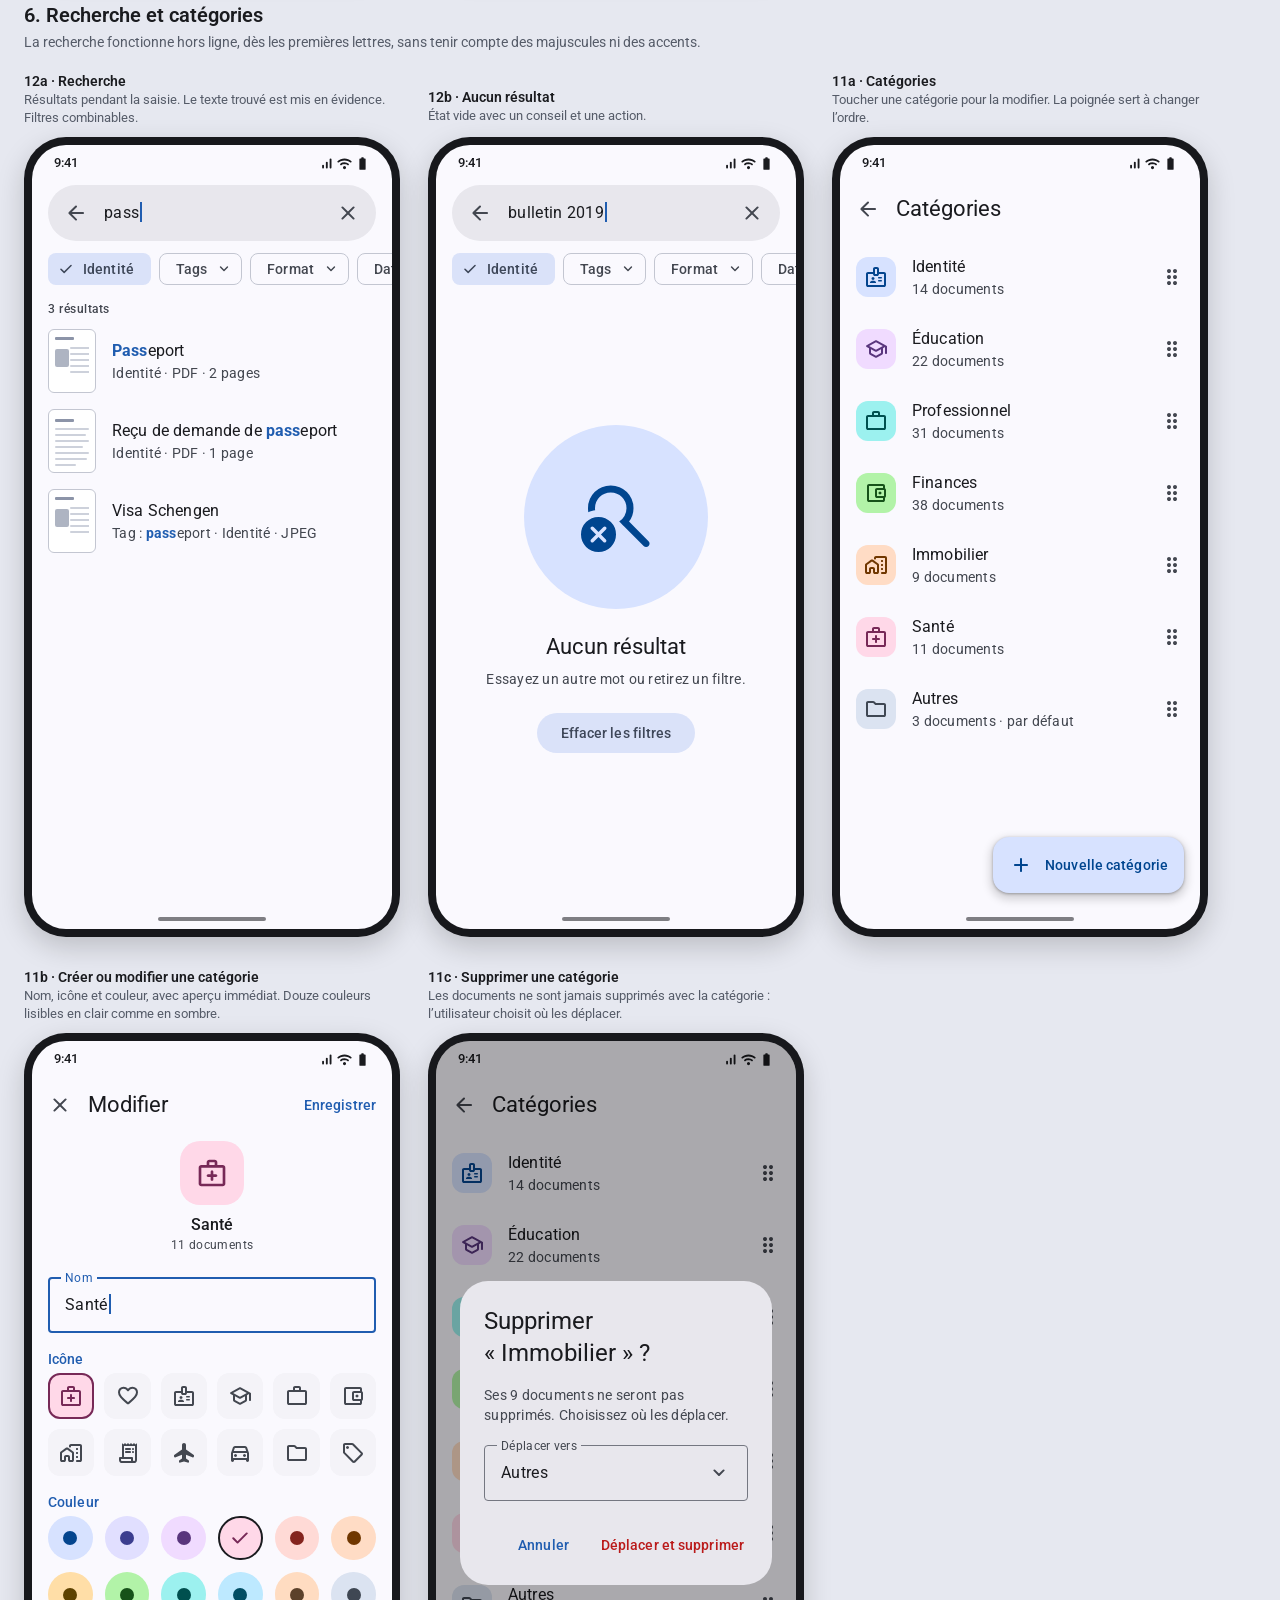
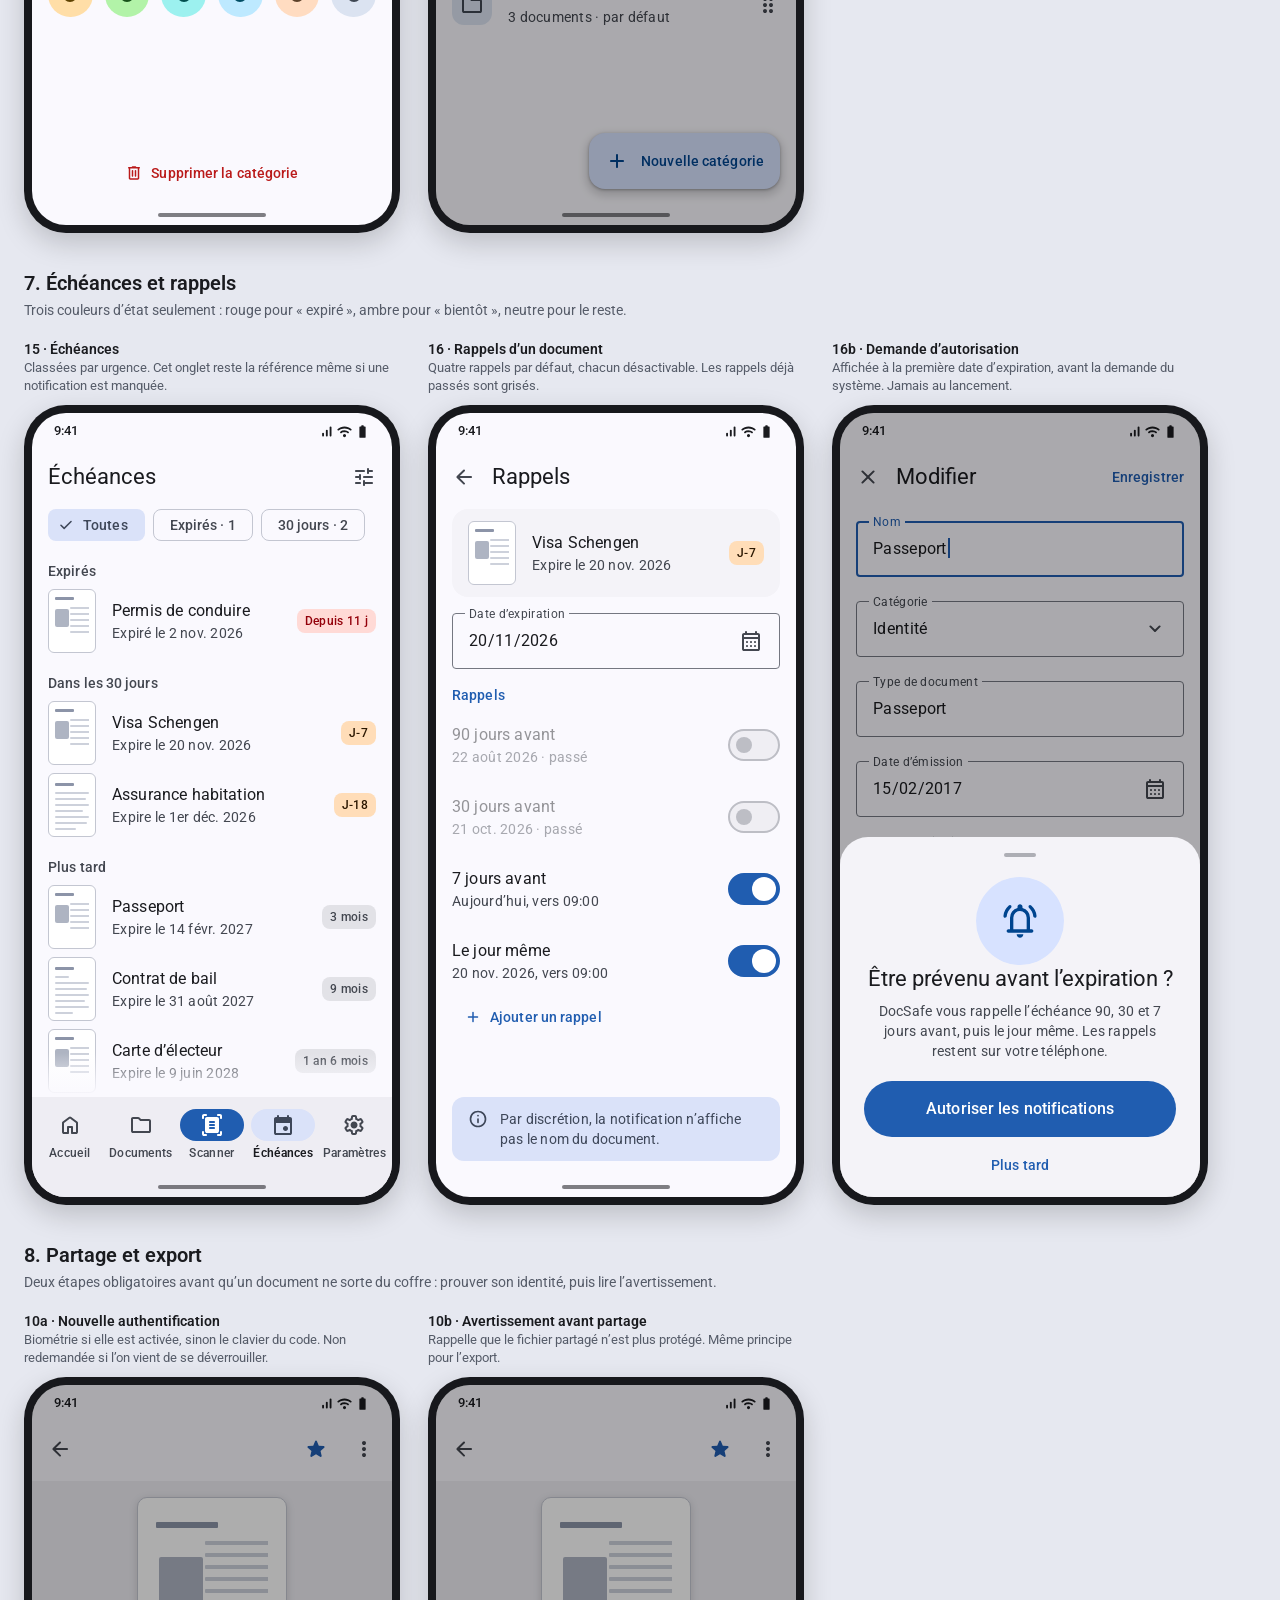
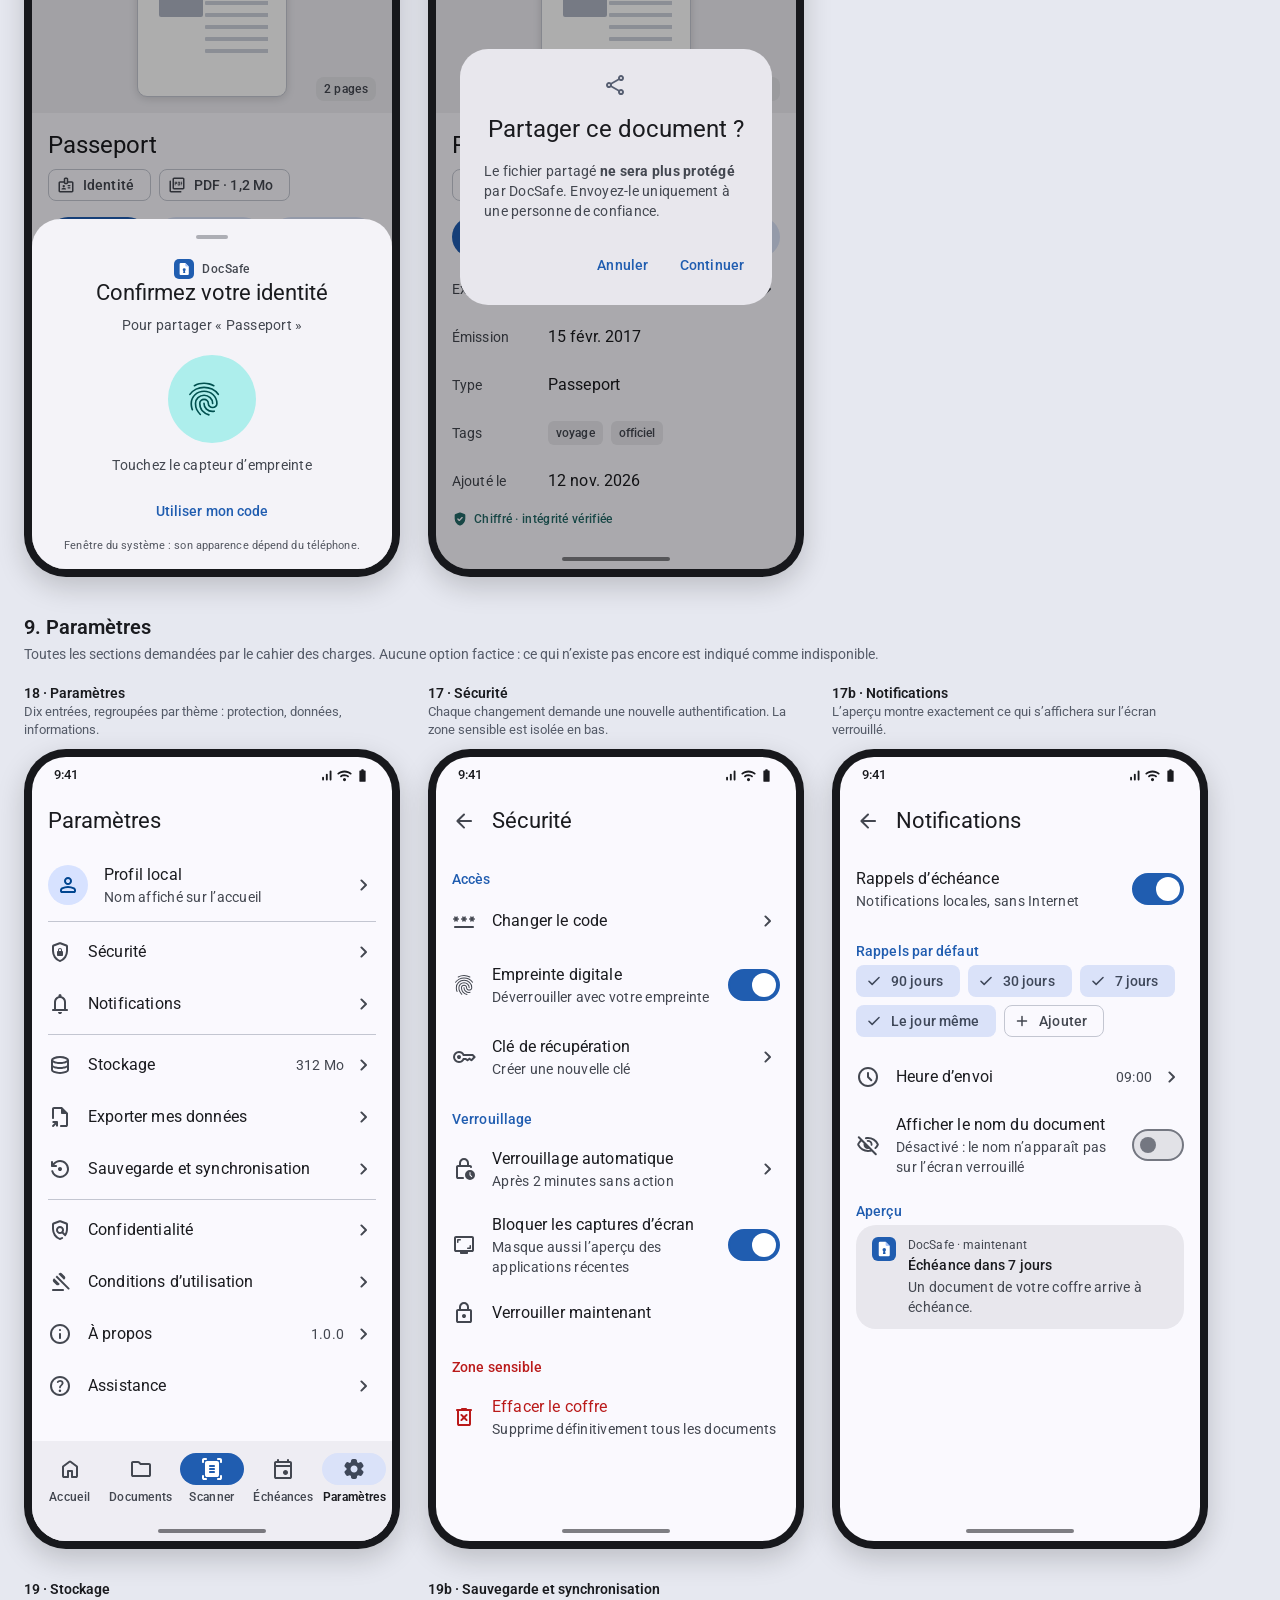
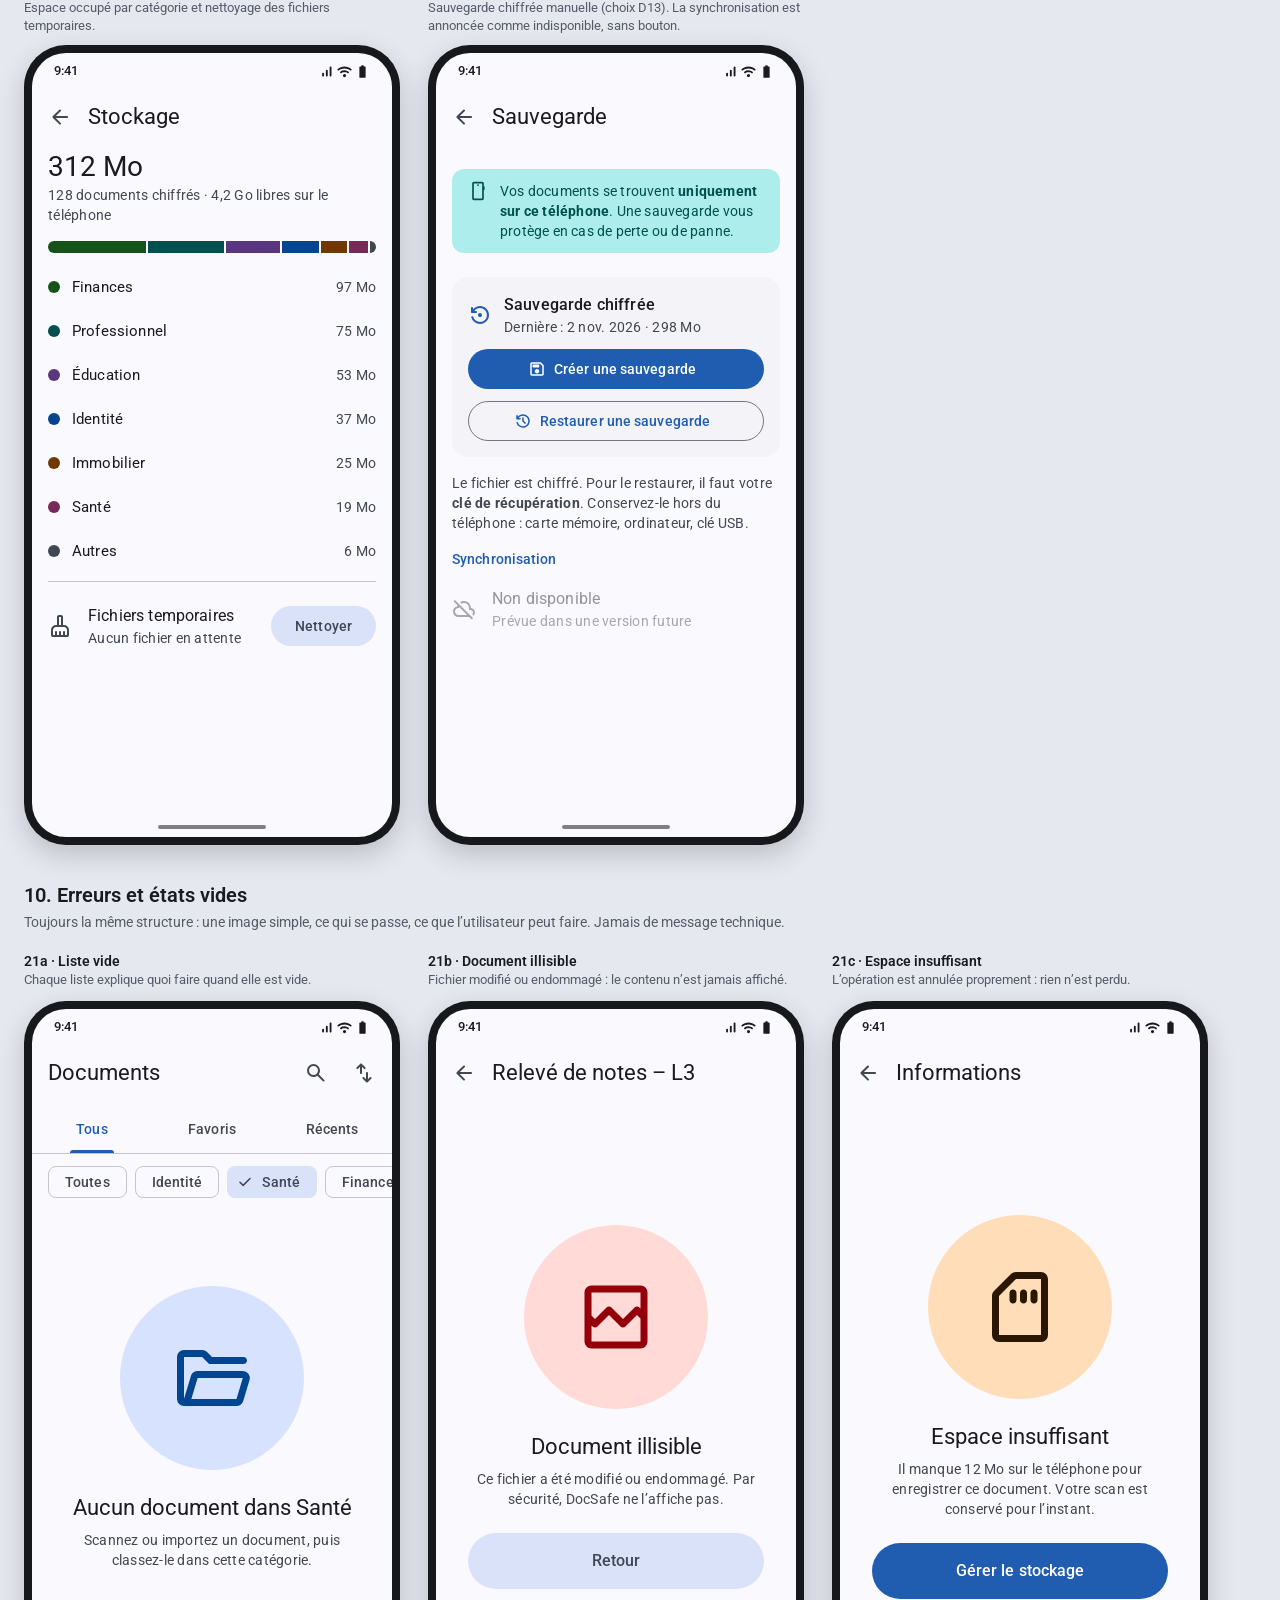
<file: docs/maquettes/index.html>
<!doctype html>
<html lang="fr" data-theme="light">
<head>
<meta charset="utf-8">
<meta name="viewport" content="width=device-width, initial-scale=1">
<title>DocSafe – Maquettes</title>
<!-- Police Roboto (celle d'Android). Sans connexion, la police du système est utilisée à la place. -->
<link rel="preconnect" href="https://fonts.googleapis.com">
<link rel="preconnect" href="https://fonts.gstatic.com" crossorigin>
<link href="https://fonts.googleapis.com/css2?family=Roboto:wght@400;500;600;700&family=Roboto+Mono:wght@500&display=swap" rel="stylesheet">
<link rel="stylesheet" href="tokens.css">
<link rel="stylesheet" href="style.css">
</head>
<body>

<header class="page-head">
  <h1>
    <svg width="28" height="28" viewBox="0 0 48 48" aria-hidden="true"><rect width="48" height="48" rx="12" fill="#205DB0"/><path d="M16 9.5h11.2l8.3 8.3V36a2.5 2.5 0 0 1-2.5 2.5H16a2.5 2.5 0 0 1-2.5-2.5V12A2.5 2.5 0 0 1 16 9.5Z" fill="#fff"/><path d="M27.2 9.5v5.8a2.5 2.5 0 0 0 2.5 2.5h5.8Z" fill="#ABC7FF"/><circle cx="24.5" cy="25.6" r="3.5" fill="#205DB0"/><path d="M23 27.6h3l1.2 6.2h-5.4Z" fill="#205DB0"/></svg>
    DocSafe – Maquettes
  </h1>
  <span class="sub">Phase 2 · <span id="count"></span></span>
  <span class="spacer"></span>
  <div class="toggle" role="group" aria-label="Thème">
    <button type="button" data-set-theme="light" aria-pressed="true">Clair</button>
    <button type="button" data-set-theme="dark" aria-pressed="false">Sombre</button>
  </div>
</header>
<nav class="toc" id="toc" aria-label="Sommaire"></nav>

<p class="intro">
  Ces maquettes montrent <b>l'apparence et le contenu prévus</b> de chaque écran. Les documents affichés sont des exemples.
  Le bouton <b>Clair / Sombre</b> change le thème de tous les écrans.
  Chaque écran est dessiné pour un <b>petit téléphone</b> (360 × 784 points), la taille la plus répandue en entrée de gamme.
  Les règles de design sont décrites dans <b>docs/07-design.md</b>.
</p>

<main id="app"></main>

<footer class="page-foot">
  Icônes : Material Symbols (Google, licence Apache 2.0). Police : Roboto si elle est disponible, sinon celle du système.
  Les maquettes ne sont pas l'application : elles servent à valider le design avant le développement.
</footer>

<script src="icons.js"></script>
<script src="ui.js"></script>
<script src="screens-1.js"></script>
<script src="screens-2.js"></script>
<script>DS.render();</script>
</body>
</html>
</file>
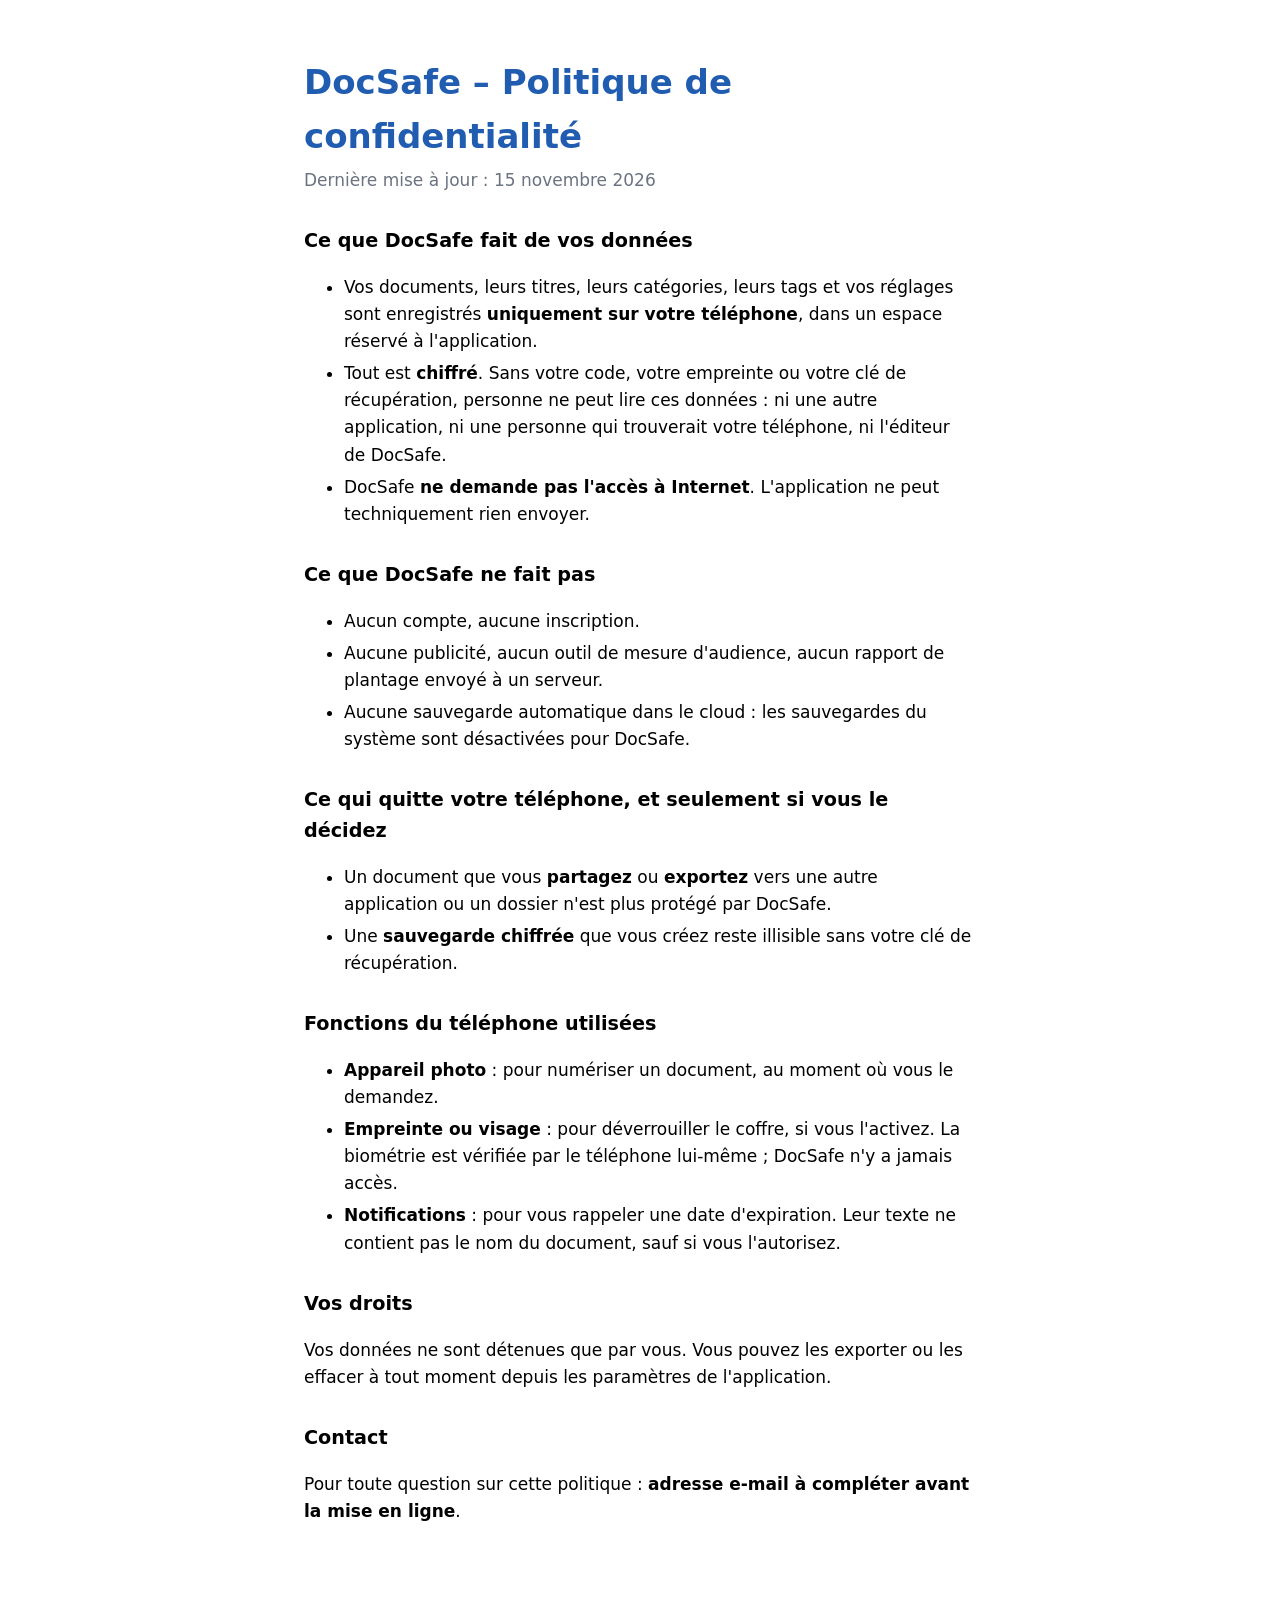
<file: docs/publication/politique-confidentialite.html>
<!doctype html>
<html lang="fr">
<head>
<meta charset="utf-8">
<meta name="viewport" content="width=device-width, initial-scale=1">
<title>DocSafe – Politique de confidentialité</title>
<!-- Généré depuis assets/legal/confidentialite.md (texte affiché dans
     l'application). À tenir identique. Avant la mise en ligne : relire le
     texte et compléter l'adresse de contact. -->
<style>
  :root { color-scheme: light dark; --brand: #205DB0; }
  body { font: 17px/1.6 system-ui, -apple-system, "Segoe UI", Roboto, sans-serif;
         max-width: 42rem; margin: 0 auto; padding: 2rem 1rem 4rem; }
  h1 { color: var(--brand); margin-bottom: .2rem; }
  h2 { margin-top: 2rem; font-size: 1.2rem; }
  .date { color: #6b7280; margin-top: 0; }
  li { margin: .3rem 0; }
  @media (prefers-color-scheme: dark) { h1 { color: #AAC7FF; } }
</style>
</head>
<body>
<h1>DocSafe – Politique de confidentialité</h1>
<p class="date">Dernière mise à jour : 15 novembre 2026</p>
<h2>Ce que DocSafe fait de vos données</h2>
<ul>
  <li>Vos documents, leurs titres, leurs catégories, leurs tags et vos réglages sont enregistrés <strong>uniquement sur votre téléphone</strong>, dans un espace réservé à l'application.</li>
  <li>Tout est <strong>chiffré</strong>. Sans votre code, votre empreinte ou votre clé de récupération, personne ne peut lire ces données : ni une autre application, ni une personne qui trouverait votre téléphone, ni l'éditeur de DocSafe.</li>
  <li>DocSafe <strong>ne demande pas l'accès à Internet</strong>. L'application ne peut techniquement rien envoyer.</li>
</ul>
<h2>Ce que DocSafe ne fait pas</h2>
<ul>
  <li>Aucun compte, aucune inscription.</li>
  <li>Aucune publicité, aucun outil de mesure d'audience, aucun rapport de plantage envoyé à un serveur.</li>
  <li>Aucune sauvegarde automatique dans le cloud : les sauvegardes du système sont désactivées pour DocSafe.</li>
</ul>
<h2>Ce qui quitte votre téléphone, et seulement si vous le décidez</h2>
<ul>
  <li>Un document que vous <strong>partagez</strong> ou <strong>exportez</strong> vers une autre application ou un dossier n'est plus protégé par DocSafe.</li>
  <li>Une <strong>sauvegarde chiffrée</strong> que vous créez reste illisible sans votre clé de récupération.</li>
</ul>
<h2>Fonctions du téléphone utilisées</h2>
<ul>
  <li><strong>Appareil photo</strong> : pour numériser un document, au moment où vous le demandez.</li>
  <li><strong>Empreinte ou visage</strong> : pour déverrouiller le coffre, si vous l'activez. La biométrie est vérifiée par le téléphone lui-même ; DocSafe n'y a jamais accès.</li>
  <li><strong>Notifications</strong> : pour vous rappeler une date d'expiration. Leur texte ne contient pas le nom du document, sauf si vous l'autorisez.</li>
</ul>
<h2>Vos droits</h2>
<p>Vos données ne sont détenues que par vous. Vous pouvez les exporter ou les effacer à tout moment depuis les paramètres de l'application.</p>
<h2>Contact</h2>
<p>Pour toute question sur cette politique : <strong>adresse e-mail à compléter avant la mise en ligne</strong>.</p>
</body>
</html>
</file>
<file: docs/maquettes/tokens.css>
/* Couleurs DocSafe, calculées avec l'algorithme Material 3 (material-color-utilities).
   Fichier généré : les valeurs de référence sont dans docs/07-design.md. */
:root {
  --primary: #205DB0;
  --on-primary: #FFFFFF;
  --primary-container: #D7E2FF;
  --on-primary-container: #00458F;
  --secondary: #565E71;
  --on-secondary: #FFFFFF;
  --secondary-container: #DAE2F9;
  --on-secondary-container: #3E4759;
  --tertiary: #246867;
  --on-tertiary: #FFFFFF;
  --tertiary-container: #ADEEEC;
  --on-tertiary-container: #00504F;
  --error: #BA1A1A;
  --on-error: #FFFFFF;
  --error-container: #FFDAD6;
  --on-error-container: #93000A;
  --surface: #FAF9FE;
  --on-surface: #1A1B1F;
  --on-surface-variant: #434750;
  --surface-dim: #DAD9DF;
  --surface-bright: #FAF9FE;
  --surface-container-lowest: #FFFFFF;
  --surface-container-low: #F4F3F8;
  --surface-container: #EEEDF3;
  --surface-container-high: #E8E7ED;
  --surface-container-highest: #E2E2E7;
  --outline: #747781;
  --outline-variant: #C3C6D1;
  --inverse-surface: #2F3034;
  --inverse-on-surface: #F1F0F6;
  --inverse-primary: #ABC7FF;
  --surface-tint: #205DB0;
  --shadow: #000000;
  --scrim: #000000;
  --warning: #865300;
  --on-warning: #FFFFFF;
  --warning-container: #FFDDB8;
  --on-warning-container: #2B1700;
  --success: #2F6B2E;
  --on-success: #FFFFFF;
  --success-container: #B0F3A6;
  --on-success-container: #002203;
  --cat-blue: #D7E2FF;
  --on-cat-blue: #04458E;
  --cat-indigo: #E1DFFF;
  --on-cat-indigo: #3B3D8F;
  --cat-purple: #F0DBFF;
  --on-cat-purple: #59367D;
  --cat-pink: #FFD8E8;
  --on-cat-pink: #772957;
  --cat-red: #FFDAD6;
  --on-cat-red: #84241E;
  --cat-orange: #FFDCC5;
  --on-cat-orange: #703700;
  --cat-amber: #FFDEA7;
  --on-cat-amber: #5E4200;
  --cat-green: #B2F3A8;
  --on-cat-green: #165219;
  --cat-teal: #9CF1EF;
  --on-cat-teal: #00504F;
  --cat-cyan: #BDE9FF;
  --on-cat-cyan: #004D64;
  --cat-brown: #FFDCC1;
  --on-cat-brown: #5C412A;
  --cat-slate: #DBE3F1;
  --on-cat-slate: #3F4753;
}
[data-theme="dark"] {
  --primary: #ABC7FF;
  --on-primary: #002F66;
  --primary-container: #00458F;
  --on-primary-container: #D7E2FF;
  --secondary: #BEC6DC;
  --on-secondary: #283041;
  --secondary-container: #3E4759;
  --on-secondary-container: #DAE2F9;
  --tertiary: #91D2D0;
  --on-tertiary: #003736;
  --tertiary-container: #00504F;
  --on-tertiary-container: #ADEEEC;
  --error: #FFB4AB;
  --on-error: #690005;
  --error-container: #93000A;
  --on-error-container: #FFDAD6;
  --surface: #121317;
  --on-surface: #E2E2E7;
  --on-surface-variant: #C3C6D1;
  --surface-dim: #121317;
  --surface-bright: #38393D;
  --surface-container-lowest: #0D0E12;
  --surface-container-low: #1A1B1F;
  --surface-container: #1E2024;
  --surface-container-high: #282A2E;
  --surface-container-highest: #333539;
  --outline: #8D909B;
  --outline-variant: #434750;
  --inverse-surface: #E2E2E7;
  --inverse-on-surface: #2F3034;
  --inverse-primary: #205DB0;
  --surface-tint: #ABC7FF;
  --shadow: #000000;
  --scrim: #000000;
  --warning: #FFB960;
  --on-warning: #472A00;
  --warning-container: #653E00;
  --on-warning-container: #FFDDB8;
  --success: #95D78C;
  --on-success: #003908;
  --success-container: #145218;
  --on-success-container: #B0F3A6;
  --cat-blue: #04458E;
  --on-cat-blue: #D7E2FF;
  --cat-indigo: #3B3D8F;
  --on-cat-indigo: #E1DFFF;
  --cat-purple: #59367D;
  --on-cat-purple: #F0DBFF;
  --cat-pink: #772957;
  --on-cat-pink: #FFD8E8;
  --cat-red: #84241E;
  --on-cat-red: #FFDAD6;
  --cat-orange: #703700;
  --on-cat-orange: #FFDCC5;
  --cat-amber: #5E4200;
  --on-cat-amber: #FFDEA7;
  --cat-green: #165219;
  --on-cat-green: #B2F3A8;
  --cat-teal: #00504F;
  --on-cat-teal: #9CF1EF;
  --cat-cyan: #004D64;
  --on-cat-cyan: #BDE9FF;
  --cat-brown: #5C412A;
  --on-cat-brown: #FFDCC1;
  --cat-slate: #3F4753;
  --on-cat-slate: #DBE3F1;
}
</file>
<file: docs/maquettes/style.css>
/* DocSafe – styles des maquettes (phase 2).
   Reproduit en HTML/CSS les composants Material 3 qui seront utilisés dans Flutter.
   Les couleurs viennent de tokens.css. */

:root {
  --font: "Roboto", "Segoe UI", system-ui, -apple-system, sans-serif;
  --mono: "Roboto Mono", ui-monospace, Consolas, "Courier New", monospace;
  --page-bg: #E6E8F0;
  --page-fg: #1A1B1F;
  --page-muted: #555B68;
  --page-bar: #FFFFFF;
  --page-line: #CDD1DC;
  --bezel: #17181C;
  --scrim: rgba(0, 0, 0, .32);
  --paper: #FFFFFF;
  --ink: #CDD1DB;
  --ink-strong: #8C94A8;
}
[data-theme="dark"] {
  --page-bg: #050608;
  --page-fg: #E2E2E7;
  --page-muted: #A3A8B4;
  --page-bar: #121317;
  --page-line: #2B2D33;
  --bezel: #2A2C31;
  --scrim: rgba(0, 0, 0, .55);
  --paper: #ECEDF2;
  --ink: #C2C6D1;
  --ink-strong: #7F879B;
}

* { box-sizing: border-box; }
html { color-scheme: light; }
html[data-theme="dark"] { color-scheme: dark; }
body { margin: 0; background: var(--page-bg); color: var(--page-fg); font: 400 15px/22px var(--font); }
a { color: inherit; text-decoration: none; }

/* ---------- Habillage de la page ---------- */
.page-head { position: sticky; top: 0; z-index: 30; background: var(--page-bar); border-bottom: 1px solid var(--page-line); padding: 12px 24px; display: flex; align-items: center; gap: 12px 20px; flex-wrap: wrap; }
.page-head h1 { font: 600 18px/24px var(--font); margin: 0; display: flex; align-items: center; gap: 10px; }
.page-head .sub { color: var(--page-muted); font-size: 13px; }
.page-head .spacer { flex: 1; }
.toggle { display: inline-flex; border: 1px solid var(--page-line); border-radius: 20px; overflow: hidden; }
.toggle button { font: 500 13px/18px var(--font); padding: 8px 16px; border: 0; background: transparent; color: var(--page-fg); cursor: pointer; display: inline-flex; align-items: center; gap: 6px; }
.toggle button .ic { width: 18px; height: 18px; }
.toggle button[aria-pressed="true"] { background: var(--primary); color: var(--on-primary); }
.toc { display: flex; gap: 6px 14px; flex-wrap: wrap; padding: 10px 24px; font-size: 13px; background: var(--page-bar); border-bottom: 1px solid var(--page-line); }
.toc a { color: var(--primary); font-weight: 500; }
.intro { max-width: 880px; padding: 20px 24px 0; color: var(--page-muted); font-size: 14px; line-height: 21px; }
.intro b { color: var(--page-fg); }
.group { padding: 28px 24px 8px; scroll-margin-top: 110px; }
.group > h2 { font: 600 20px/28px var(--font); margin: 0 0 2px; }
.group > p { margin: 0 0 18px; color: var(--page-muted); font-size: 14px; max-width: 880px; }
.frames { display: flex; flex-wrap: wrap; gap: 30px 28px; align-items: flex-end; }
figure { margin: 0; width: 376px; }
figcaption { margin-bottom: 10px; min-height: 40px; }
figcaption b { font: 600 14px/20px var(--font); display: block; }
figcaption span { font: 400 12.5px/18px var(--font); color: var(--page-muted); display: block; }
footer.page-foot { padding: 28px 24px 40px; color: var(--page-muted); font-size: 12.5px; }
body.bare .page-head, body.bare .toc, body.bare .intro, body.bare footer.page-foot { display: none; }
body.bare .group { padding-top: 14px; }

/* ---------- Téléphone ---------- */
.phone { width: 376px; height: 800px; border-radius: 42px; background: var(--bezel); padding: 8px; box-shadow: 0 10px 28px rgba(0, 0, 0, .18); }
.screen { position: relative; width: 360px; height: 784px; border-radius: 34px; overflow: hidden; background: var(--surface); color: var(--on-surface); display: flex; flex-direction: column; font: 400 14px/20px var(--font); letter-spacing: .1px; }
.sb { height: 32px; flex: none; display: flex; align-items: center; justify-content: space-between; padding: 4px 22px 0; font: 500 13px/16px var(--font); color: var(--on-surface); }
.sb-i { display: flex; gap: 3px; } .sb-i .ic { width: 15px; height: 15px; }
.gesture { height: 20px; flex: none; display: grid; place-items: center; }
.gesture i { width: 108px; height: 4px; border-radius: 2px; background: var(--on-surface); opacity: .55; }
.gesture.on-nav { background: var(--surface-container); }
.ic { width: 24px; height: 24px; fill: currentColor; flex: none; display: block; }
.body { flex: 1; min-height: 0; position: relative; display: flex; flex-direction: column; overflow: hidden; }
.body.fade::after { content: ""; position: absolute; left: 0; right: 0; bottom: 0; height: 44px; background: linear-gradient(transparent, var(--surface)); pointer-events: none; }
.pad { padding-left: 16px; padding-right: 16px; }
.grow { flex: 1; min-height: 0; }
.col { display: flex; flex-direction: column; }
.row { display: flex; align-items: center; }
.center { text-align: center; }
.g4 { gap: 4px; } .g8 { gap: 8px; } .g12 { gap: 12px; } .g16 { gap: 16px; } .g24 { gap: 24px; }
.mt4 { margin-top: 4px; } .mt8 { margin-top: 8px; } .mt12 { margin-top: 12px; } .mt16 { margin-top: 16px; } .mt24 { margin-top: 24px; } .mt32 { margin-top: 32px; } .mt-auto { margin-top: auto; }
.mb8 { margin-bottom: 8px; } .mb16 { margin-bottom: 16px; }

/* ---------- Typographie (échelle Material 3) ---------- */
.t-hm { font: 400 28px/36px var(--font); letter-spacing: 0; }
.t-hs { font: 400 24px/32px var(--font); letter-spacing: 0; }
.t-tl { font: 400 22px/28px var(--font); letter-spacing: 0; }
.t-tm { font: 500 16px/24px var(--font); letter-spacing: .15px; }
.t-ts { font: 500 14px/20px var(--font); }
.t-bl { font: 400 16px/24px var(--font); letter-spacing: .5px; }
.t-bm { font: 400 14px/20px var(--font); letter-spacing: .25px; }
.t-bs { font: 400 12px/16px var(--font); letter-spacing: .4px; }
.t-ll { font: 500 14px/20px var(--font); }
.t-lm { font: 500 12px/16px var(--font); letter-spacing: .5px; }
.muted { color: var(--on-surface-variant); }
.c-primary { color: var(--primary); } .c-tertiary { color: var(--tertiary); } .c-error { color: var(--error); } .c-warning { color: var(--warning); }
.w500 { font-weight: 500; }
mark { background: transparent; color: var(--primary); font-weight: 700; }

/* ---------- Barre supérieure ---------- */
.appbar { height: 64px; flex: none; display: flex; align-items: center; gap: 0; padding: 0 4px; }
.appbar .title { flex: 1; min-width: 0; font: 400 22px/28px var(--font); letter-spacing: 0; padding-left: 12px; white-space: nowrap; overflow: hidden; text-overflow: ellipsis; }
.appbar .title.after-lead { padding-left: 4px; }
.appbar .brand { flex: 1; display: flex; align-items: center; gap: 10px; padding-left: 12px; font: 500 20px/28px var(--font); letter-spacing: 0; }
.iconbtn { width: 48px; height: 48px; flex: none; display: grid; place-items: center; border-radius: 50%; color: var(--on-surface-variant); }
.iconbtn.on { color: var(--primary); }
.iconbtn.tonal { width: 40px; height: 40px; background: var(--secondary-container); color: var(--on-secondary-container); }

/* ---------- Barre de navigation ---------- */
.nav { flex: none; height: 80px; background: var(--surface-container); display: grid; grid-template-columns: repeat(5, 1fr); padding: 12px 2px 0; }
.nav a { display: flex; flex-direction: column; align-items: center; gap: 4px; color: var(--on-surface-variant); font: 500 12px/16px var(--font); letter-spacing: .3px; }
.nav .pill { width: 64px; height: 32px; border-radius: 16px; display: grid; place-items: center; }
.nav a.on { color: var(--on-surface); font-weight: 600; }
.nav a.on .pill { background: var(--secondary-container); color: var(--on-secondary-container); }
.nav a.scan .pill { background: var(--primary); color: var(--on-primary); }
.nav a.scan.on { color: var(--primary); }

/* ---------- Boutons ---------- */
.btn { height: 40px; border-radius: 20px; padding: 0 24px; border: 0; display: inline-flex; align-items: center; justify-content: center; gap: 8px; font: 500 14px/20px var(--font); letter-spacing: .1px; white-space: nowrap; flex: none; background: transparent; color: var(--primary); }
.btn .ic { width: 18px; height: 18px; }
.btn.has-ic { padding-left: 16px; }
.btn.filled { background: var(--primary); color: var(--on-primary); }
.btn.tonal { background: var(--secondary-container); color: var(--on-secondary-container); }
.btn.outlined { border: 1px solid var(--outline); }
.btn.text { padding: 0 12px; }
.btn.danger { background: var(--error); color: var(--on-error); }
.btn.text.danger, .btn.outlined.danger { background: transparent; color: var(--error); }
.btn.block { display: flex; width: 100%; }
.btn.flex1 { flex: 1; padding-left: 12px; padding-right: 12px; }
.btn.lg { height: 56px; border-radius: 28px; font-size: 16px; line-height: 24px; }
.btn.lg .ic { width: 22px; height: 22px; }
.btn.off { background: color-mix(in srgb, var(--on-surface) 12%, transparent); color: color-mix(in srgb, var(--on-surface) 38%, transparent); }
.fab { position: absolute; right: 16px; bottom: 16px; height: 56px; min-width: 56px; border-radius: 16px; padding: 0 16px; background: var(--primary-container); color: var(--on-primary-container); display: flex; align-items: center; justify-content: center; gap: 12px; font: 500 14px/20px var(--font); box-shadow: 0 1px 3px rgba(0, 0, 0, .3), 0 4px 8px 3px rgba(0, 0, 0, .15); z-index: 2; }

/* ---------- Cartes, listes ---------- */
.card { background: var(--surface-container-low); border-radius: 16px; padding: 16px; }
.card.flush { padding: 4px 0; overflow: hidden; }
.card.outlined { background: transparent; border: 1px solid var(--outline-variant); }
.card.high { background: var(--surface-container-high); }
.tile { display: flex; align-items: center; gap: 16px; padding: 8px 16px; min-height: 56px; }
.tile.two { min-height: 72px; }
.tile.dense { gap: 12px; }
.tile .tx { flex: 1; min-width: 0; }
.tile .t1 { font: 400 16px/24px var(--font); letter-spacing: .15px; color: var(--on-surface); white-space: nowrap; overflow: hidden; text-overflow: ellipsis; }
.tile .t2 { font: 400 14px/20px var(--font); letter-spacing: .25px; color: var(--on-surface-variant); white-space: nowrap; overflow: hidden; text-overflow: ellipsis; }
.tile .t2.wrap { white-space: normal; }
.tile .lead { color: var(--on-surface-variant); flex: none; }
.tile .trail { flex: none; display: flex; align-items: center; gap: 8px; color: var(--on-surface-variant); font: 500 12px/16px var(--font); }
.tile.off { opacity: .45; }
.tile.danger .t1, .tile.danger .lead { color: var(--error); }
.divider { height: 1px; background: var(--outline-variant); margin: 4px 16px; flex: none; }
.divider.full { margin-left: 0; margin-right: 0; }
.sec { display: flex; align-items: center; justify-content: space-between; padding: 0 16px; margin: 20px 0 8px; flex: none; }
.sec h4 { font: 500 16px/24px var(--font); letter-spacing: .15px; margin: 0; color: var(--on-surface); }
.sec a { font: 500 14px/20px var(--font); color: var(--primary); }
.grp { font: 500 14px/20px var(--font); color: var(--primary); padding: 16px 16px 4px; flex: none; }
.kv { display: flex; align-items: center; gap: 12px; padding: 10px 16px; min-height: 48px; }
.kv .k { width: 84px; flex: none; color: var(--on-surface-variant); font: 400 14px/20px var(--font); }
.kv .v { flex: 1; min-width: 0; font: 400 16px/24px var(--font); color: var(--on-surface); display: flex; align-items: center; gap: 8px; flex-wrap: wrap; }

/* ---------- Catégories ---------- */
.cat { width: 40px; height: 40px; border-radius: 12px; flex: none; display: grid; place-items: center; background: var(--cat-bg, var(--surface-container-highest)); color: var(--cat-fg, var(--on-surface-variant)); }
.cat.sm { width: 32px; height: 32px; border-radius: 10px; } .cat.sm .ic { width: 18px; height: 18px; }
.cat.lg { width: 64px; height: 64px; border-radius: 20px; } .cat.lg .ic { width: 32px; height: 32px; }
.c-blue { --cat-bg: var(--cat-blue); --cat-fg: var(--on-cat-blue); }
.c-indigo { --cat-bg: var(--cat-indigo); --cat-fg: var(--on-cat-indigo); }
.c-purple { --cat-bg: var(--cat-purple); --cat-fg: var(--on-cat-purple); }
.c-pink { --cat-bg: var(--cat-pink); --cat-fg: var(--on-cat-pink); }
.c-red { --cat-bg: var(--cat-red); --cat-fg: var(--on-cat-red); }
.c-orange { --cat-bg: var(--cat-orange); --cat-fg: var(--on-cat-orange); }
.c-amber { --cat-bg: var(--cat-amber); --cat-fg: var(--on-cat-amber); }
.c-green { --cat-bg: var(--cat-green); --cat-fg: var(--on-cat-green); }
.c-teal { --cat-bg: var(--cat-teal); --cat-fg: var(--on-cat-teal); }
.c-cyan { --cat-bg: var(--cat-cyan); --cat-fg: var(--on-cat-cyan); }
.c-brown { --cat-bg: var(--cat-brown); --cat-fg: var(--on-cat-brown); }
.c-slate { --cat-bg: var(--cat-slate); --cat-fg: var(--on-cat-slate); }
.cat-card { width: 104px; flex: none; background: var(--surface-container-low); border-radius: 16px; padding: 12px; display: flex; flex-direction: column; gap: 8px; }
.cat-card b { font: 500 14px/20px var(--font); white-space: nowrap; overflow: hidden; text-overflow: ellipsis; }
.cat-card span { font: 400 12px/16px var(--font); color: var(--on-surface-variant); }
.hscroll { display: flex; gap: 8px; padding: 0 16px; overflow: hidden; flex: none; }
.swatches { display: grid; grid-template-columns: repeat(6, 1fr); gap: 12px; }
.swatch { aspect-ratio: 1; border-radius: 50%; background: var(--cat-bg); color: var(--cat-fg); display: grid; place-items: center; border: 2px solid transparent; }
.swatch.on { border-color: var(--on-surface); }
.icon-opt { aspect-ratio: 1; border-radius: 12px; display: grid; place-items: center; color: var(--on-surface-variant); background: var(--surface-container-low); border: 2px solid transparent; }
.icon-opt.on { background: var(--cat-bg); color: var(--cat-fg); border-color: var(--cat-fg); }

/* ---------- Miniatures de documents ---------- */
.thumb { --l: 2px; --g: 4px; position: relative; width: 48px; height: 64px; border-radius: 6px; flex: none; overflow: hidden; background: var(--paper); border: 1px solid var(--outline-variant); }
.thumb .in { position: absolute; inset: 14% 14% 10%; display: flex; flex-direction: column; gap: var(--g); }
.thumb .in b { display: block; height: var(--l); border-radius: 1px; background: var(--ink); flex: none; }
.thumb .in b.h { background: var(--ink-strong); height: calc(var(--l) * 1.5); margin-bottom: calc(var(--g) * .6); }
.thumb .av { position: absolute; left: 14%; top: 30%; width: 30%; aspect-ratio: 3 / 4; border-radius: 2px; background: var(--ink-strong); opacity: .7; }
.thumb.id .in { inset: 12% 12% 10%; } .thumb.id .in b:not(.h) { margin-left: 44%; }
.thumb .seal { position: absolute; right: 16%; bottom: 10%; width: 22%; aspect-ratio: 1; border-radius: 50%; border: var(--l) solid #C48A1A; opacity: .85; }
.thumb.cert .in { align-items: center; } .thumb.cert { outline: var(--l) solid var(--ink); outline-offset: calc(var(--g) * -1.6); }
.thumb .tot { position: absolute; right: 14%; bottom: 12%; width: 30%; height: calc(var(--l) * 2.5); border-radius: 1px; background: var(--ink-strong); }
.thumb.photo { background: linear-gradient(170deg, #9CC3EE 0 46%, #6FA36B 46% 100%); }
.thumb.photo::after { content: ""; position: absolute; right: 16%; top: 14%; width: 20%; aspect-ratio: 1; border-radius: 50%; background: #FFE08A; }
.thumb.md { width: 72px; height: 96px; border-radius: 8px; --l: 3px; --g: 5px; }
.thumb.lg { width: 104px; height: 138px; border-radius: 8px; --l: 3px; --g: 6px; }
.thumb.xl { width: 150px; height: 200px; border-radius: 10px; --l: 4px; --g: 8px; box-shadow: 0 2px 8px rgba(0, 0, 0, .14); }
.thumb.page { width: 300px; height: 420px; border-radius: 4px; --l: 7px; --g: 14px; border: 0; }
.doc-card { width: 120px; flex: none; display: flex; flex-direction: column; gap: 8px; }
.doc-card .frame { height: 150px; border-radius: 16px; background: var(--surface-container); display: grid; place-items: center; position: relative; }
.doc-card .frame .star { position: absolute; right: 6px; top: 6px; color: var(--primary); width: 26px; height: 26px; padding: 4px; border-radius: 50%; background: var(--surface-container-highest); }
.doc-card b { font: 500 14px/20px var(--font); white-space: nowrap; overflow: hidden; text-overflow: ellipsis; }
.doc-card span { font: 400 12px/16px var(--font); color: var(--on-surface-variant); margin-top: -6px; }

/* ---------- Puces, étiquettes d'état ---------- */
.chips { display: flex; gap: 8px; overflow: hidden; flex: none; }
.chips.wrap { flex-wrap: wrap; }
.chip { height: 32px; border-radius: 8px; padding: 0 16px; flex: none; display: inline-flex; align-items: center; gap: 8px; font: 500 14px/20px var(--font); color: var(--on-surface-variant); border: 1px solid var(--outline-variant); white-space: nowrap; }
.chip .ic { width: 18px; height: 18px; }
.chip.has-ic { padding-left: 8px; } .chip.has-trail { padding-right: 8px; }
.chip.on { background: var(--secondary-container); color: var(--on-secondary-container); border-color: transparent; }
.chip.sm { height: 24px; padding: 0 8px; border-radius: 6px; font-size: 12px; line-height: 16px; background: var(--surface-container-high); border: 0; }
.badge { height: 24px; padding: 0 8px; border-radius: 8px; flex: none; display: inline-flex; align-items: center; gap: 4px; font: 500 12px/16px var(--font); letter-spacing: .3px; white-space: nowrap; background: var(--surface-container-highest); color: var(--on-surface-variant); }
.badge .ic { width: 14px; height: 14px; }
.badge.err { background: var(--error-container); color: var(--on-error-container); }
.badge.warn { background: var(--warning-container); color: var(--on-warning-container); }
.badge.ok { background: var(--success-container); color: var(--on-success-container); }
.badge.sec { background: var(--tertiary-container); color: var(--on-tertiary-container); }
.banner { display: flex; gap: 12px; align-items: flex-start; padding: 12px 16px; border-radius: 12px; font: 400 14px/20px var(--font); letter-spacing: .2px; }
.banner .ic { width: 20px; height: 20px; margin-top: 0; }
.banner.warn { background: var(--warning-container); color: var(--on-warning-container); }
.banner.err { background: var(--error-container); color: var(--on-error-container); }
.banner.info { background: var(--secondary-container); color: var(--on-secondary-container); }
.banner.sec { background: var(--tertiary-container); color: var(--on-tertiary-container); }
.secure-line { display: inline-flex; align-items: center; gap: 6px; color: var(--tertiary); font: 500 12px/16px var(--font); letter-spacing: .3px; }
.secure-line .ic { width: 16px; height: 16px; }

/* ---------- Recherche, champs, sélecteurs ---------- */
.searchbar { height: 56px; border-radius: 28px; flex: none; background: var(--surface-container-high); display: flex; align-items: center; gap: 16px; padding: 0 16px; color: var(--on-surface-variant); font: 400 16px/24px var(--font); letter-spacing: .3px; }
.searchbar .q { flex: 1; color: var(--on-surface); } .searchbar .ph { flex: 1; }
.caret { display: inline-block; width: 2px; height: 20px; background: var(--primary); vertical-align: -4px; margin-left: 1px; }
.field { position: relative; height: 56px; flex: none; border: 1px solid var(--outline); border-radius: 4px; display: flex; align-items: center; gap: 12px; padding: 0 16px; font: 400 16px/24px var(--font); letter-spacing: .3px; color: var(--on-surface); }
.field > label { position: absolute; left: 12px; top: -8px; padding: 0 4px; background: var(--surface); font: 400 12px/16px var(--font); color: var(--on-surface-variant); }
.field.focus { border: 2px solid var(--primary); padding: 0 15px; } .field.focus > label { color: var(--primary); left: 11px; top: -9px; }
.field .v { flex: 1; min-width: 0; white-space: nowrap; overflow: hidden; text-overflow: ellipsis; }
.field .ph { flex: 1; color: var(--on-surface-variant); }
.field > .ic { color: var(--on-surface-variant); }
.field.area { height: 88px; align-items: flex-start; padding-top: 14px; }
.field.mono .v { font: 500 15px/24px var(--mono); letter-spacing: .5px; }
.helper { font: 400 12px/16px var(--font); letter-spacing: .4px; color: var(--on-surface-variant); padding: 4px 16px 0; }
.switch { width: 52px; height: 32px; border-radius: 16px; position: relative; flex: none; border: 2px solid var(--outline); background: var(--surface-container-highest); }
.switch::after { content: ""; position: absolute; top: 50%; left: 6px; width: 16px; height: 16px; border-radius: 50%; background: var(--outline); transform: translateY(-50%); }
.switch.on { background: var(--primary); border-color: var(--primary); }
.switch.on::after { left: auto; right: 2px; width: 24px; height: 24px; background: var(--on-primary); }
.check { width: 18px; height: 18px; border-radius: 2px; flex: none; border: 2px solid var(--on-surface-variant); display: grid; place-items: center; }
.check.on { background: var(--primary); border-color: var(--primary); color: var(--on-primary); } .check .ic { width: 16px; height: 16px; }
.tabs { display: flex; flex: none; border-bottom: 1px solid var(--outline-variant); }
.tabs a { flex: 1; height: 48px; display: grid; place-items: center; position: relative; font: 500 14px/20px var(--font); color: var(--on-surface-variant); }
.tabs a.on { color: var(--primary); }
.tabs a.on::after { content: ""; position: absolute; bottom: 0; left: 50%; transform: translateX(-50%); width: 44px; height: 3px; border-radius: 3px 3px 0 0; background: var(--primary); }
.seg { display: flex; height: 40px; flex: none; border: 1px solid var(--outline); border-radius: 20px; overflow: hidden; }
.seg a { flex: 1; display: flex; align-items: center; justify-content: center; gap: 8px; font: 500 14px/20px var(--font); color: var(--on-surface); border-left: 1px solid var(--outline); }
.seg a:first-child { border-left: 0; }
.seg a.on { background: var(--secondary-container); color: var(--on-secondary-container); }
.seg a .ic { width: 18px; height: 18px; }
.linear { height: 4px; border-radius: 2px; background: var(--secondary-container); overflow: hidden; flex: none; }
.linear > i { display: block; height: 100%; border-radius: 2px; background: var(--primary); }
.stack { display: flex; height: 12px; border-radius: 6px; overflow: hidden; gap: 2px; }
.stack i { display: block; height: 100%; background: var(--cat-fg); }
.dot { width: 12px; height: 12px; border-radius: 50%; background: var(--cat-fg); flex: none; }

/* ---------- Fenêtres, feuilles, messages ---------- */
.scrim { position: absolute; inset: 0; z-index: 6; background: var(--scrim); display: flex; }
.scrim.mid { align-items: center; justify-content: center; padding: 24px; }
.scrim.low { align-items: flex-end; }
.dialog { width: 100%; background: var(--surface-container-high); border-radius: 28px; padding: 24px; color: var(--on-surface-variant); font: 400 14px/20px var(--font); letter-spacing: .25px; }
.dialog .d-ic { display: grid; place-items: center; margin-bottom: 16px; color: var(--secondary); }
.dialog h3 { font: 400 24px/32px var(--font); letter-spacing: 0; color: var(--on-surface); margin: 0 0 16px; }
.dialog.centered h3 { text-align: center; }
.dialog .actions { display: flex; justify-content: flex-end; gap: 8px; margin: 24px -8px -4px 0; }
.dialog .field > label { background: var(--surface-container-high); }
.sheet { width: 100%; background: var(--surface-container-low); border-radius: 28px 28px 0 0; padding: 0 24px 12px; color: var(--on-surface-variant); }
.sheet .handle { width: 32px; height: 4px; border-radius: 2px; background: var(--on-surface-variant); opacity: .4; margin: 16px auto 20px; }
.sheet h3 { font: 400 22px/28px var(--font); letter-spacing: 0; color: var(--on-surface); margin: 0 0 8px; }
.snack { position: absolute; left: 16px; right: 16px; bottom: 16px; z-index: 3; background: var(--inverse-surface); color: var(--inverse-on-surface); border-radius: 4px; padding: 14px 16px; display: flex; align-items: center; gap: 12px; font: 400 14px/20px var(--font); box-shadow: 0 2px 6px rgba(0, 0, 0, .3); }
.snack b { margin-left: auto; color: var(--inverse-primary); font-weight: 500; }

/* ---------- Code PIN ---------- */
.dots { display: flex; gap: 16px; justify-content: center; }
.dots i { width: 14px; height: 14px; border-radius: 50%; border: 2px solid var(--outline); }
.dots i.on { background: var(--primary); border-color: var(--primary); }
.dots.err i { border-color: var(--error); }
.keypad { display: grid; grid-template-columns: repeat(3, 72px); gap: 14px 28px; justify-content: center; }
.key { width: 72px; height: 72px; border-radius: 50%; background: var(--surface-container-high); color: var(--on-surface); display: grid; place-items: center; font: 400 28px/36px var(--font); letter-spacing: 0; }
.key.ghost { background: transparent; color: var(--on-surface-variant); }
.key .ic { width: 28px; height: 28px; }
.keypad.off { opacity: .38; }

/* ---------- Illustrations, états vides ---------- */
.illus { width: 120px; height: 120px; border-radius: 50%; flex: none; background: var(--primary-container); color: var(--on-primary-container); display: grid; place-items: center; margin-left: auto; margin-right: auto; position: relative; }
.illus > .ic { width: 56px; height: 56px; }
.illus.big { width: 184px; height: 184px; } .illus.big > .ic { width: 84px; height: 84px; }
.illus.err { background: var(--error-container); color: var(--on-error-container); }
.illus.warn { background: var(--warning-container); color: var(--on-warning-container); }
.illus.sec { background: var(--tertiary-container); color: var(--on-tertiary-container); }
.illus .orb { position: absolute; width: 52px; height: 52px; border-radius: 50%; display: grid; place-items: center; background: var(--tertiary-container); color: var(--on-tertiary-container); border: 4px solid var(--surface); }
.illus .orb .ic { width: 24px; height: 24px; }
.illus .orb.a { right: -6px; top: 8px; } .illus .orb.b { left: -8px; bottom: 14px; background: var(--secondary-container); color: var(--on-secondary-container); }
.empty { flex: 1; display: flex; flex-direction: column; align-items: center; justify-content: center; text-align: center; padding: 16px 32px 32px; }
.empty h3 { font: 400 22px/28px var(--font); letter-spacing: 0; margin: 24px 0 8px; color: var(--on-surface); }
.empty p { margin: 0; color: var(--on-surface-variant); font: 400 14px/20px var(--font); letter-spacing: .25px; }
.pager { display: flex; gap: 8px; justify-content: center; }
.pager i { width: 8px; height: 8px; border-radius: 50%; background: var(--outline-variant); }
.pager i.on { width: 24px; border-radius: 4px; background: var(--primary); }
.keybox { font: 500 17px/30px var(--mono); letter-spacing: 1px; text-align: center; color: var(--on-surface); background: var(--surface-container-high); border-radius: 16px; padding: 16px 8px; }

/* ---------- Divers ---------- */
.preview { height: 232px; flex: none; background: var(--surface-container); display: grid; place-items: center; position: relative; }
.preview .count { position: absolute; right: 16px; bottom: 12px; }
.page-tile { position: relative; background: var(--surface-container); border-radius: 16px; padding: 14px 0 10px; display: flex; flex-direction: column; align-items: center; gap: 6px; }
.page-tile .num { position: absolute; left: 8px; top: 8px; width: 24px; height: 24px; border-radius: 50%; background: var(--primary); color: var(--on-primary); display: grid; place-items: center; font: 500 12px/16px var(--font); }
.page-tile .rm { position: absolute; right: 6px; top: 6px; width: 28px; height: 28px; border-radius: 50%; background: var(--surface-container-highest); color: var(--on-surface-variant); display: grid; place-items: center; }
.page-tile .rm .ic, .page-tile .grip .ic { width: 18px; height: 18px; }
.page-tile .grip { color: var(--on-surface-variant); }
.page-tile.add { border: 2px dashed var(--outline); background: transparent; justify-content: center; color: var(--primary); font: 500 14px/20px var(--font); min-height: 186px; }
.grid2 { display: grid; grid-template-columns: 1fr 1fr; gap: 12px; }
.grid6 { display: grid; grid-template-columns: repeat(6, 1fr); gap: 10px; }
.src-card { flex: 1; background: var(--surface-container-low); border-radius: 16px; padding: 16px; display: flex; flex-direction: column; gap: 8px; }
.src-card b { font: 500 16px/24px var(--font); } .src-card span { color: var(--on-surface-variant); font-size: 13px; }
.notif { background: var(--surface-container-high); border-radius: 20px; padding: 12px 16px; display: flex; gap: 12px; align-items: flex-start; }
.notif .app { font: 400 12px/16px var(--font); color: var(--on-surface-variant); }
.viewer { background: #101114; }
.viewer .sb, .viewer .appbar .title, .viewer .iconbtn { color: #E6E7EC; }
.viewer .gesture i { background: #E6E7EC; }
.viewer .body { align-items: center; justify-content: center; }
.viewer .pill { position: absolute; bottom: 16px; left: 50%; transform: translateX(-50%); background: rgba(40, 42, 48, .92); color: #E6E7EC; border-radius: 16px; padding: 6px 14px; font: 500 13px/18px var(--font); }
.sysnote { font: 400 11px/14px var(--font); color: var(--on-surface-variant); text-align: center; opacity: .9; }

/* ---------- Compléments ---------- */
.thumb, .switch, .dot, .cat, .check { display: block; }
.cat, .check { display: grid; }
.thumb .in { overflow: hidden; }
.grow { min-width: 0; }
.row > .field { flex: 1; min-width: 0; }
.c-success { color: var(--success); }
.illus.sm { width: 88px; height: 88px; } .illus.sm > .ic { width: 40px; height: 40px; }
.illus.md { width: 132px; height: 132px; } .illus.md > .ic { width: 60px; height: 60px; }
.swatch .dot { width: 14px; height: 14px; }
.grp.neutral { color: var(--on-surface-variant); }
.tagfield { height: auto; min-height: 56px; padding-top: 11px; padding-bottom: 11px; flex-wrap: wrap; gap: 8px; }
.compact .tile { min-height: 52px; padding-top: 6px; padding-bottom: 6px; }
.compact .tile.two { min-height: 64px; }
</file>
